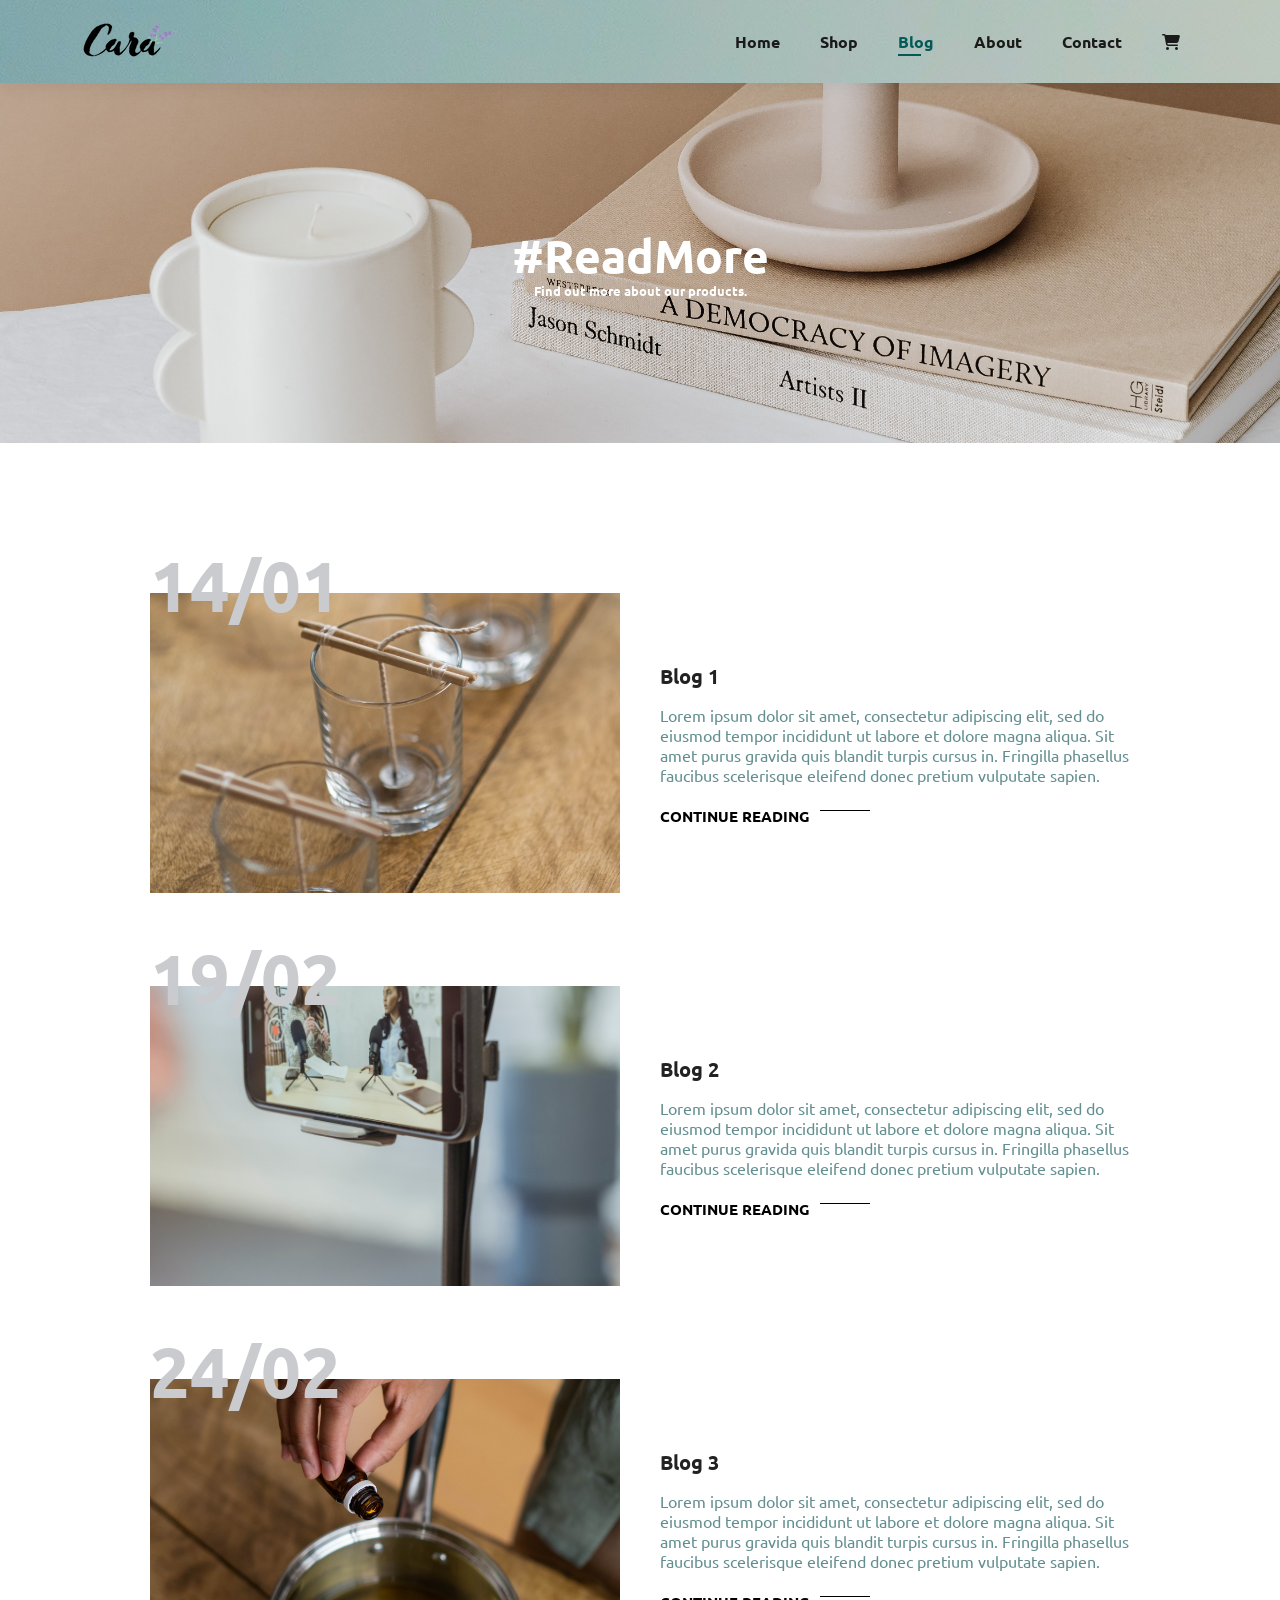
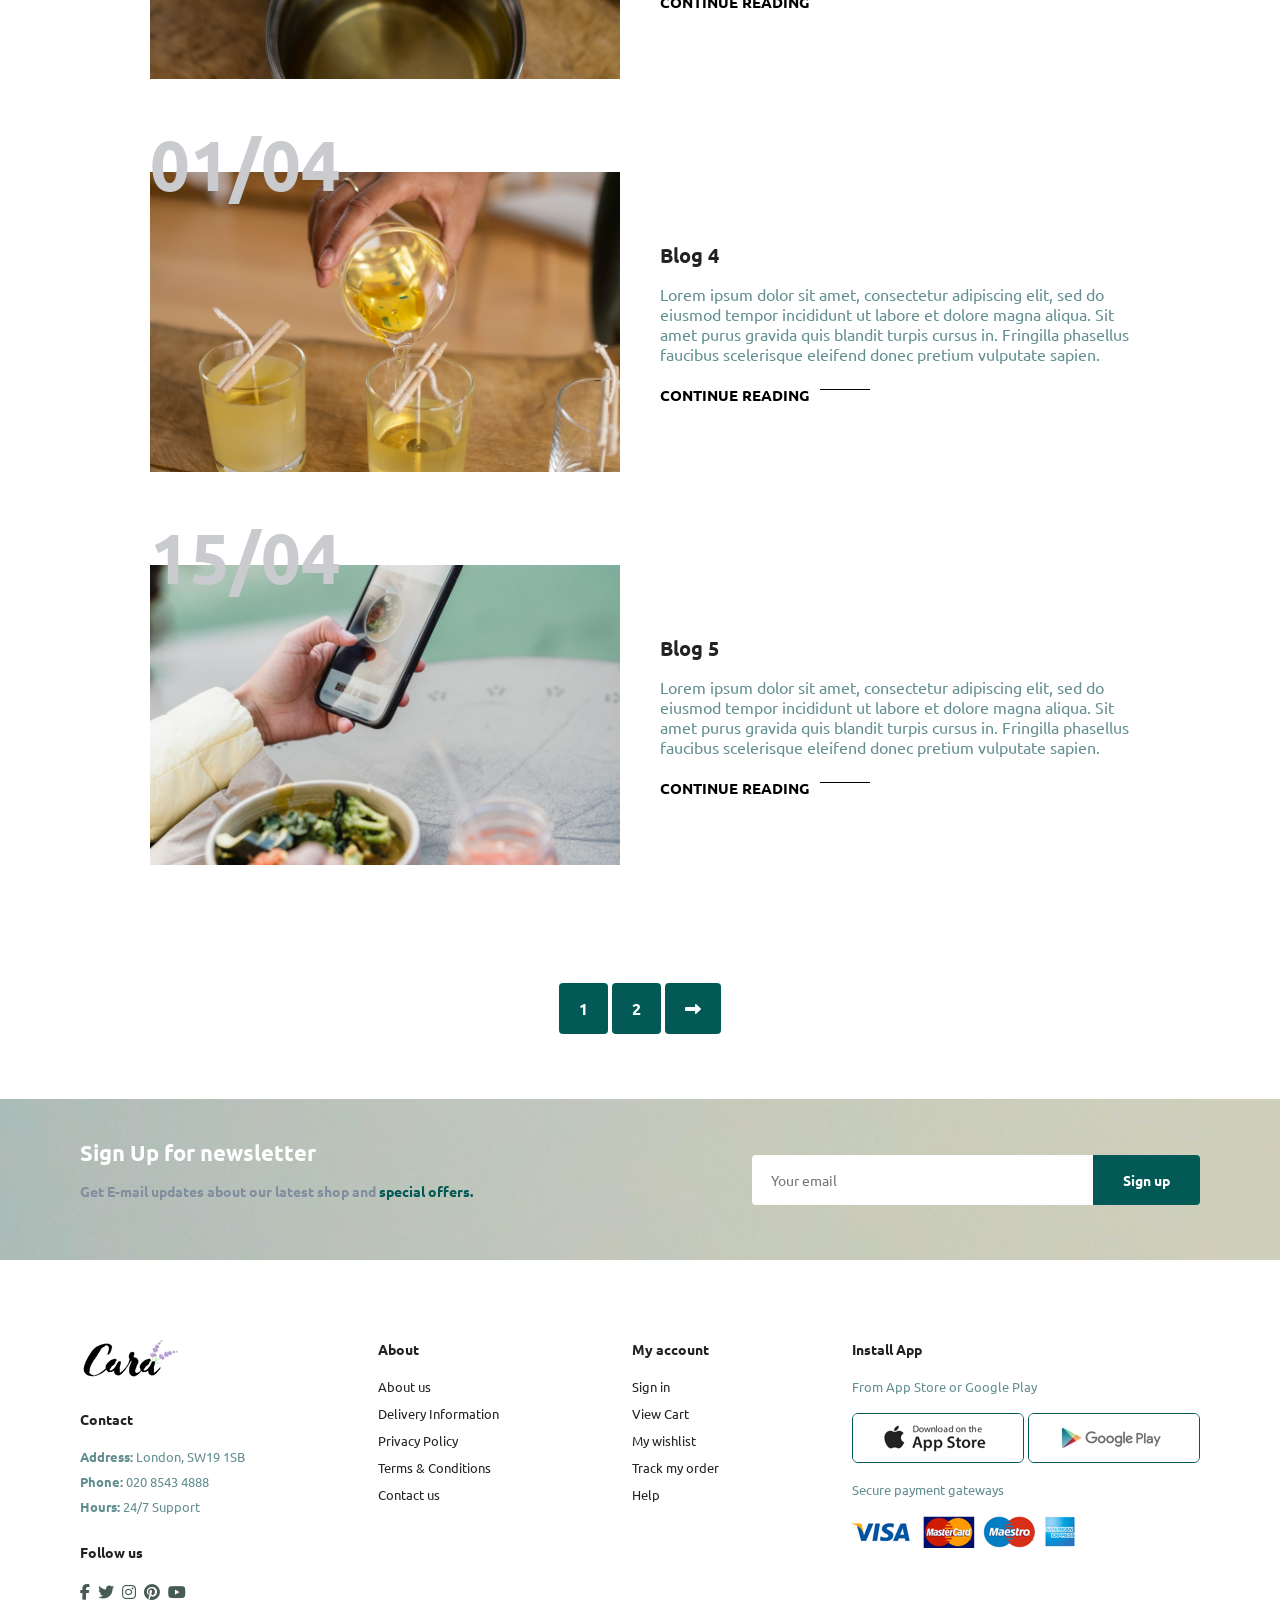
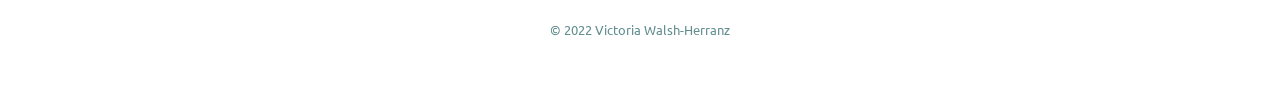
<file: blog.html>
<!DOCTYPE html>
<html lang="en">
<head>
    <meta charset="UTF-8">
    <meta http-equiv="X-UA-Compatible" content="IE=edge">
    <meta name="viewport" content="width=device-width, initial-scale=1.0">
    <title>Ecommerce-store</title>
    <link rel="preconnect" href="https://fonts.googleapis.com">
    <link rel="preconnect" href="https://fonts.gstatic.com" crossorigin>
    <link href="https://fonts.googleapis.com/css2?family=Ubuntu:wght@300;400;500;700&display=swap" rel="stylesheet">
    <link rel="stylesheet" href="style.css">
    <link rel="stylesheet" href="https://cdnjs.cloudflare.com/ajax/libs/font-awesome/6.2.0/css/all.min.css" integrity="sha512-xh6O/CkQoPOWDdYTDqeRdPCVd1SpvCA9XXcUnZS2FmJNp1coAFzvtCN9BmamE+4aHK8yyUHUSCcJHgXloTyT2A==" crossorigin="anonymous" referrerpolicy="no-referrer" />
</head>

<body>


<section id="header">
    <a href="#"><img src="img/logo.png" class="logo" alt=""></a>
  
<div>
    <ul id="navbar">
        <li><a href="index.html">Home</a></li>
        <li><a href="shop.html">Shop</a></li>
        <li><a class="active" href="blog.html">Blog</a></li>
        <li><a href="about.html">About</a></li>
        <li><a href="contact.html">Contact</a></li>
        <li id="lg-bag"><a href="cart.html"><i class="fa-solid fa-cart-shopping"></i></a></li>
        <a href="#" id="close"> <i class="fa-solid fa-square-xmark"></i> </a>
    </ul>
  </div>
  <div id="mobile">
    <a href="cart.html"><i class="fa-solid fa-cart-shopping"></i></a>
    <i id="bar" class="fas fa-outdent"></i>
  </div>

</section>

<section id="page-header" class="blog-header">
  
    <h2>#ReadMore</h2>
   
    <h5>Find out more about our products.</h5>
    

</section>

<section id="blog">
    <div class="blog-box">
        <div class="blog-img">
            <img src="img/blog/b1.jpg" alt="">
        </div>
        <div class="blog-details">
            <h4>Blog 1</h4>
            <p>Lorem ipsum dolor sit amet, consectetur adipiscing elit, sed do eiusmod tempor incididunt ut labore et dolore magna aliqua. Sit amet purus gravida quis blandit turpis cursus in. Fringilla phasellus faucibus scelerisque eleifend donec pretium vulputate sapien.</p>
            <a href="#">CONTINUE READING</a>
        </div>
        <h1>14/01</h1>
    </div>

    <div class="blog-box">
        <div class="blog-img">
            <img src="img/blog/b2.jpg" alt="">
        </div>
        <div class="blog-details">
            <h4>Blog 2</h4>
            <p>Lorem ipsum dolor sit amet, consectetur adipiscing elit, sed do eiusmod tempor incididunt ut labore et dolore magna aliqua. Sit amet purus gravida quis blandit turpis cursus in. Fringilla phasellus faucibus scelerisque eleifend donec pretium vulputate sapien.</p>
            <a href="#">CONTINUE READING</a>
        </div>
        <h1>19/02</h1>
    </div>

    <div class="blog-box">
        <div class="blog-img">
            <img src="img/blog/b5.jpg" alt="">
        </div>
        <div class="blog-details">
            <h4>Blog 3</h4>
            <p>Lorem ipsum dolor sit amet, consectetur adipiscing elit, sed do eiusmod tempor incididunt ut labore et dolore magna aliqua. Sit amet purus gravida quis blandit turpis cursus in. Fringilla phasellus faucibus scelerisque eleifend donec pretium vulputate sapien.</p>
            <a href="#">CONTINUE READING</a>
        </div>
        <h1>24/02</h1>
        
    </div>

    <div class="blog-box">
        <div class="blog-img">
            <img src="img/blog/b4.jpg" alt="">
        </div>
        <div class="blog-details">
            <h4>Blog 4</h4>
            <p>Lorem ipsum dolor sit amet, consectetur adipiscing elit, sed do eiusmod tempor incididunt ut labore et dolore magna aliqua. Sit amet purus gravida quis blandit turpis cursus in. Fringilla phasellus faucibus scelerisque eleifend donec pretium vulputate sapien.</p>
            <a href="#">CONTINUE READING</a>
        </div>
        <h1>01/04</h1>
    </div>

    <div class="blog-box">
        <div class="blog-img">
            <img src="img/blog/b3.jpg" alt="">
        </div>
        <div class="blog-details">
            <h4>Blog 5</h4>
            <p>Lorem ipsum dolor sit amet, consectetur adipiscing elit, sed do eiusmod tempor incididunt ut labore et dolore magna aliqua. Sit amet purus gravida quis blandit turpis cursus in. Fringilla phasellus faucibus scelerisque eleifend donec pretium vulputate sapien.</p>
            <a href="#">CONTINUE READING</a>
        </div>
        <h1>15/04</h1>
    </div>

</section>


<section id="pagination" class="section-p1">
  <a href="#">1</a>
  <a href="#">2</a>
  <a href="#"> <i class="fa-solid fa-right-long"></i></i> </a>
</section>


<section id="newsletter" class="section-p1 section-m1">
    <div class="newstext">
        <h4>Sign Up for newsletter</h4>
        <p>Get E-mail updates about our latest shop and <span>special offers.</span></p>
    </div>
    <div class="form">
        <input type="text" placeholder="Your email">
        <button class="normal">Sign up</button>
    </div>
</section>

<footer class="section-p1">
    <div class="col">
        <img class="logo" src="img/logo.png" alt="">
        <h4>Contact</h4>
        <p><strong>Address:</strong> London, SW19 1SB </p>
        <p><strong>Phone:</strong> 020 8543 4888</p>
        <p><strong>Hours:</strong> 24/7 Support</p>
        <div class="follow">
            <h4>Follow us</h4>
            <div class="icon">
                <i class="fa-brands fa-facebook-f"></i>
                <i class="fa-brands fa-twitter"></i>
                <i class="fa-brands fa-instagram"></i>
                <i class="fa-brands fa-pinterest"></i>
                <i class="fa-brands fa-youtube"></i>
            </div>
        </div>
    </div>
    <div class="col">
        <h4>About</h4>
        <a href="#">About us</a>
        <a href="#">Delivery Information</a>
        <a href="#">Privacy Policy</a>
        <a href="#">Terms & Conditions</a>
        <a href="#">Contact us</a>
    
    </div>
    <div class="col">
        <h4>My account</h4>
        <a href="#">Sign in</a>
        <a href="#">View Cart</a>
        <a href="#">My wishlist</a>
        <a href="#">Track my order</a>
        <a href="#">Help</a>
    </div>
    <div class="col install">
        <h4>Install App</h4>
        <p>From App Store or Google Play</p>
        <div class="row">
            <img src="img/pay/app.jpg" alt="">
            <img src="img/pay/play.jpg" alt="">
        </div>
        <p>Secure payment gateways</p>
        <img src="img/pay/pay.png" alt="">
    </div>

 <div class="copyright">
    <p> © 2022 Victoria Walsh-Herranz</p>
 </div>
</footer>



<script src="script.js"></script>
</body>
</html>
</file>
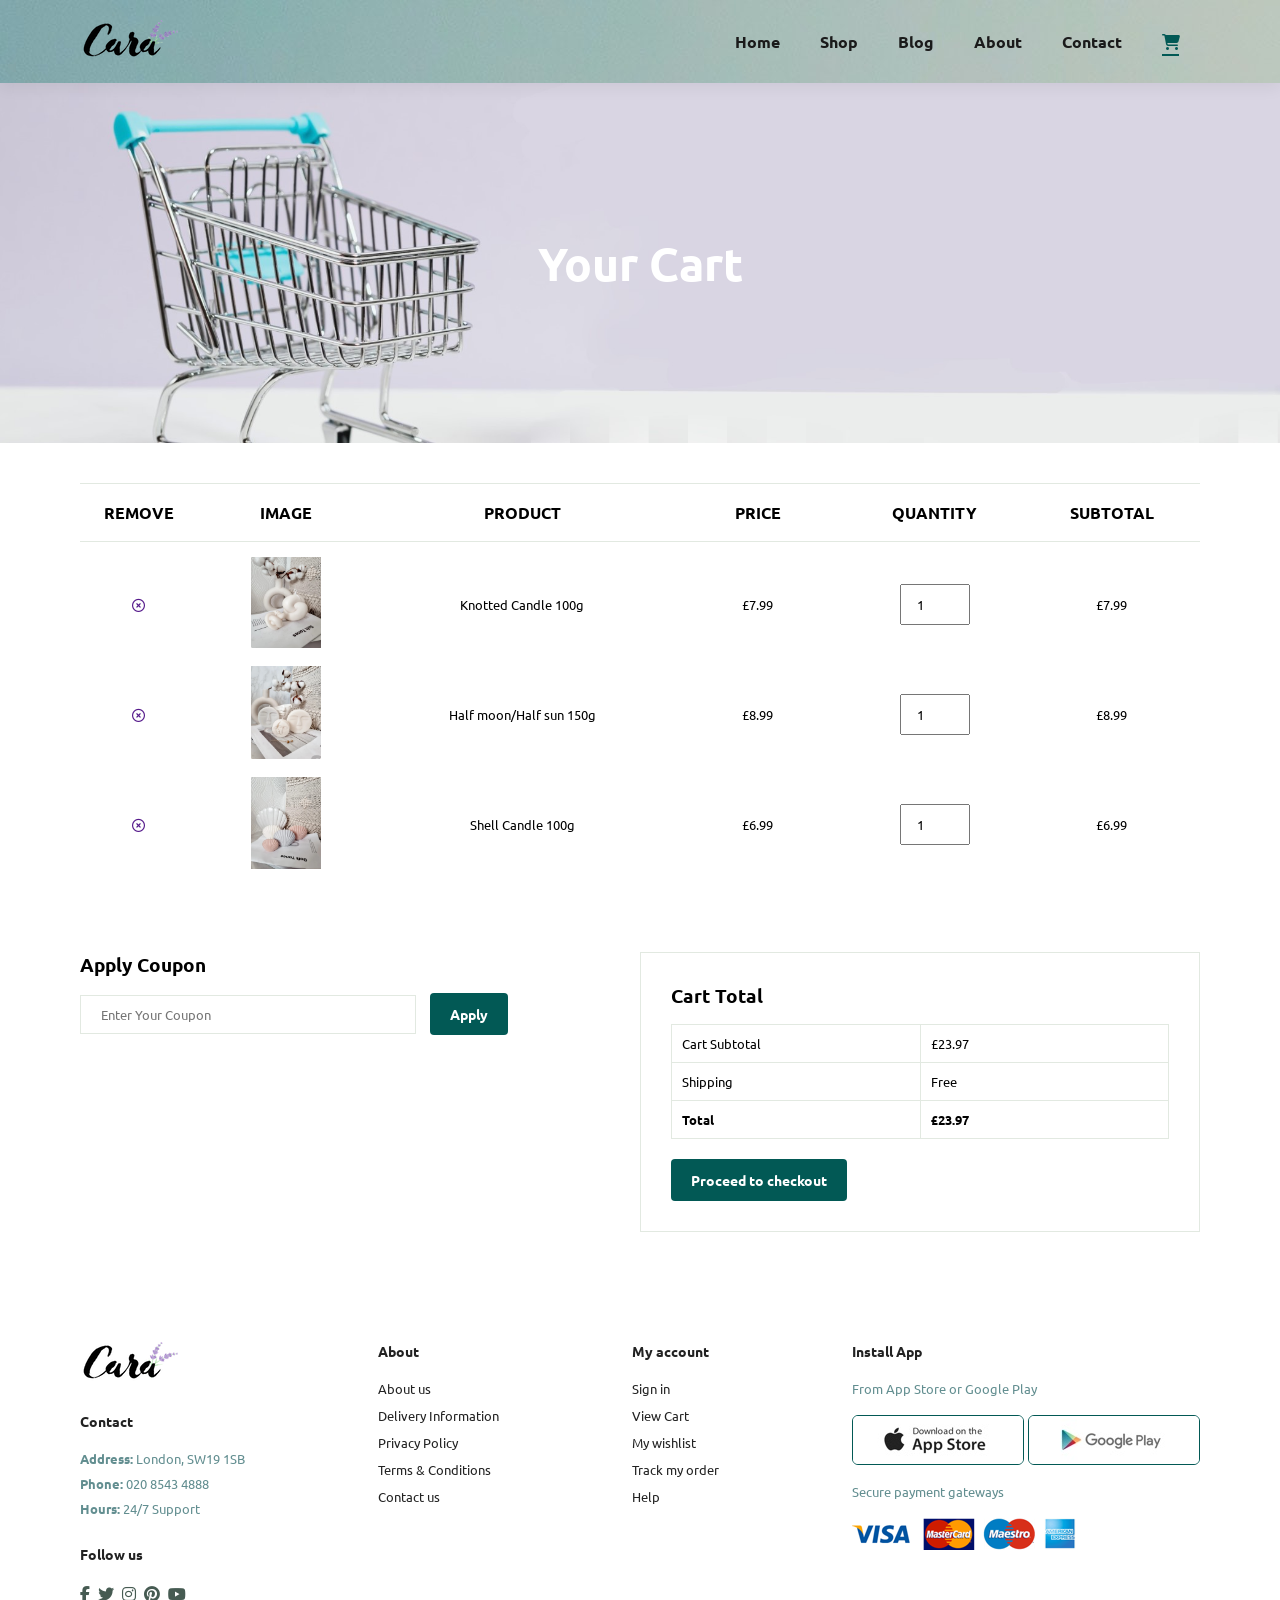
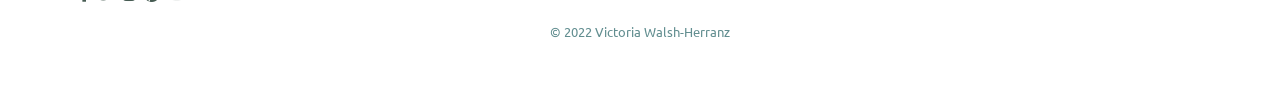
<file: cart.html>
<!DOCTYPE html>
<html lang="en">
<head>
    <meta charset="UTF-8">
    <meta http-equiv="X-UA-Compatible" content="IE=edge">
    <meta name="viewport" content="width=device-width, initial-scale=1.0">
    <title>Ecommerce-store</title>
    <link rel="preconnect" href="https://fonts.googleapis.com">
    <link rel="preconnect" href="https://fonts.gstatic.com" crossorigin>
    <link href="https://fonts.googleapis.com/css2?family=Ubuntu:wght@300;400;500;700&display=swap" rel="stylesheet">
    <link rel="stylesheet" href="style.css">
    <link rel="stylesheet" href="https://cdnjs.cloudflare.com/ajax/libs/font-awesome/6.2.0/css/all.min.css" integrity="sha512-xh6O/CkQoPOWDdYTDqeRdPCVd1SpvCA9XXcUnZS2FmJNp1coAFzvtCN9BmamE+4aHK8yyUHUSCcJHgXloTyT2A==" crossorigin="anonymous" referrerpolicy="no-referrer" />
</head>

<body>


<section id="header">
    <a href="#"><img src="img/logo.png" class="logo" alt=""></a>
  
<div>
    <ul id="navbar">
        <li><a href="index.html">Home</a></li>
        <li><a href="shop.html">Shop</a></li>
        <li><a href="blog.html">Blog</a></li>
        <li><a href="about.html">About</a></li>
        <li><a href="contact.html">Contact</a></li>
        <li id="lg-bag"><a class="active"  href="cart.html"><i class="fa-solid fa-cart-shopping"></i></a></li>
        <a href="#" id="close"> <i class="fa-solid fa-square-xmark"></i> </a>
    </ul>
  </div>
  <div id="mobile">
    <a href="cart.html"><i class="fa-solid fa-cart-shopping"></i></a>
    <i id="bar" class="fas fa-outdent"></i>
  </div>

</section>

<section id="page-header" class="cart-header">
  
    <h2>Your Cart</h2> 

</section>

<section id="cart" class="section-p1">
    <table width="100%">
        <thead>
            <tr>
                <td>Remove</td>
                <td>Image</td>
                <td>Product</td>
                <td>Price</td>
                <td>Quantity</td>
                <td>Subtotal</td>
            </tr>
        </thead>

        <tbody>
            <tr>
                <td><a href=""><i class="fa-regular fa-circle-xmark"></i></a></td>
                <td><img src="img/products/f1.jpg" alt=""></td>
                <td>Knotted Candle 100g</td>
                <td>£7.99</td>
                <td><input type="number" value="1"></td>
                <td>£7.99</td>

            </tr>
            <tr>
                <td><a href=""><i class="fa-regular fa-circle-xmark"></i></a></td>
                <td><img src="img/products/f2.jpg" alt=""></td>
                <td>Half moon/Half sun 150g</td>
                <td>£8.99</td>
                <td><input type="number" value="1"></td>
                <td>£8.99</td>

            </tr>
            <tr>
                <td><a href=""><i class="fa-regular fa-circle-xmark"></i></a></td>
                <td><img src="img/products/f7.jpg" alt=""></td>
                <td>Shell Candle 100g</td>
                <td>£6.99</td>
                <td><input type="number" value="1"></td>
                <td>£6.99</td>

            </tr>
        </tbody>
    </table>







</section>

<section id="cart-add" class="section-p1">
  <div id="coupon">
    <h3>Apply Coupon</h3>
    <div>
        <input type="text" placeholder="Enter Your Coupon">
        <button class="normal">Apply</button>
    </div>
  </div>  
  <div id="subtotal">
    <h3>Cart Total</h3>
    <table>
        <tr>
            <td>Cart Subtotal</td>
            <td>£23.97</td>
        </tr>
        <tr>
            <td>Shipping</td>
            <td>Free</td>
        </tr>
        <tr>
            <td><strong>Total</strong></td>
            <td><strong>£23.97</strong></td>
        </tr>
    </table>
    <button class="normal">Proceed to checkout</button>
  </div>

</section>

<footer class="section-p1">
    <div class="col">
        <img class="logo" src="img/logo.png" alt="">
        <h4>Contact</h4>
        <p><strong>Address:</strong> London, SW19 1SB </p>
        <p><strong>Phone:</strong> 020 8543 4888</p>
        <p><strong>Hours:</strong> 24/7 Support</p>
        <div class="follow">
            <h4>Follow us</h4>
            <div class="icon">
                <i class="fa-brands fa-facebook-f"></i>
                <i class="fa-brands fa-twitter"></i>
                <i class="fa-brands fa-instagram"></i>
                <i class="fa-brands fa-pinterest"></i>
                <i class="fa-brands fa-youtube"></i>
            </div>
        </div>
    </div>
    <div class="col">
        <h4>About</h4>
        <a href="#">About us</a>
        <a href="#">Delivery Information</a>
        <a href="#">Privacy Policy</a>
        <a href="#">Terms & Conditions</a>
        <a href="#">Contact us</a>
    
    </div>
    <div class="col">
        <h4>My account</h4>
        <a href="#">Sign in</a>
        <a href="#">View Cart</a>
        <a href="#">My wishlist</a>
        <a href="#">Track my order</a>
        <a href="#">Help</a>
    </div>
    <div class="col install">
        <h4>Install App</h4>
        <p>From App Store or Google Play</p>
        <div class="row">
            <img src="img/pay/app.jpg" alt="">
            <img src="img/pay/play.jpg" alt="">
        </div>
        <p>Secure payment gateways</p>
        <img src="img/pay/pay.png" alt="">
    </div>

 <div class="copyright">
    <p> © 2022 Victoria Walsh-Herranz</p>
 </div>
</footer>



<script src="script.js"></script>
</body>


</html>
</file>
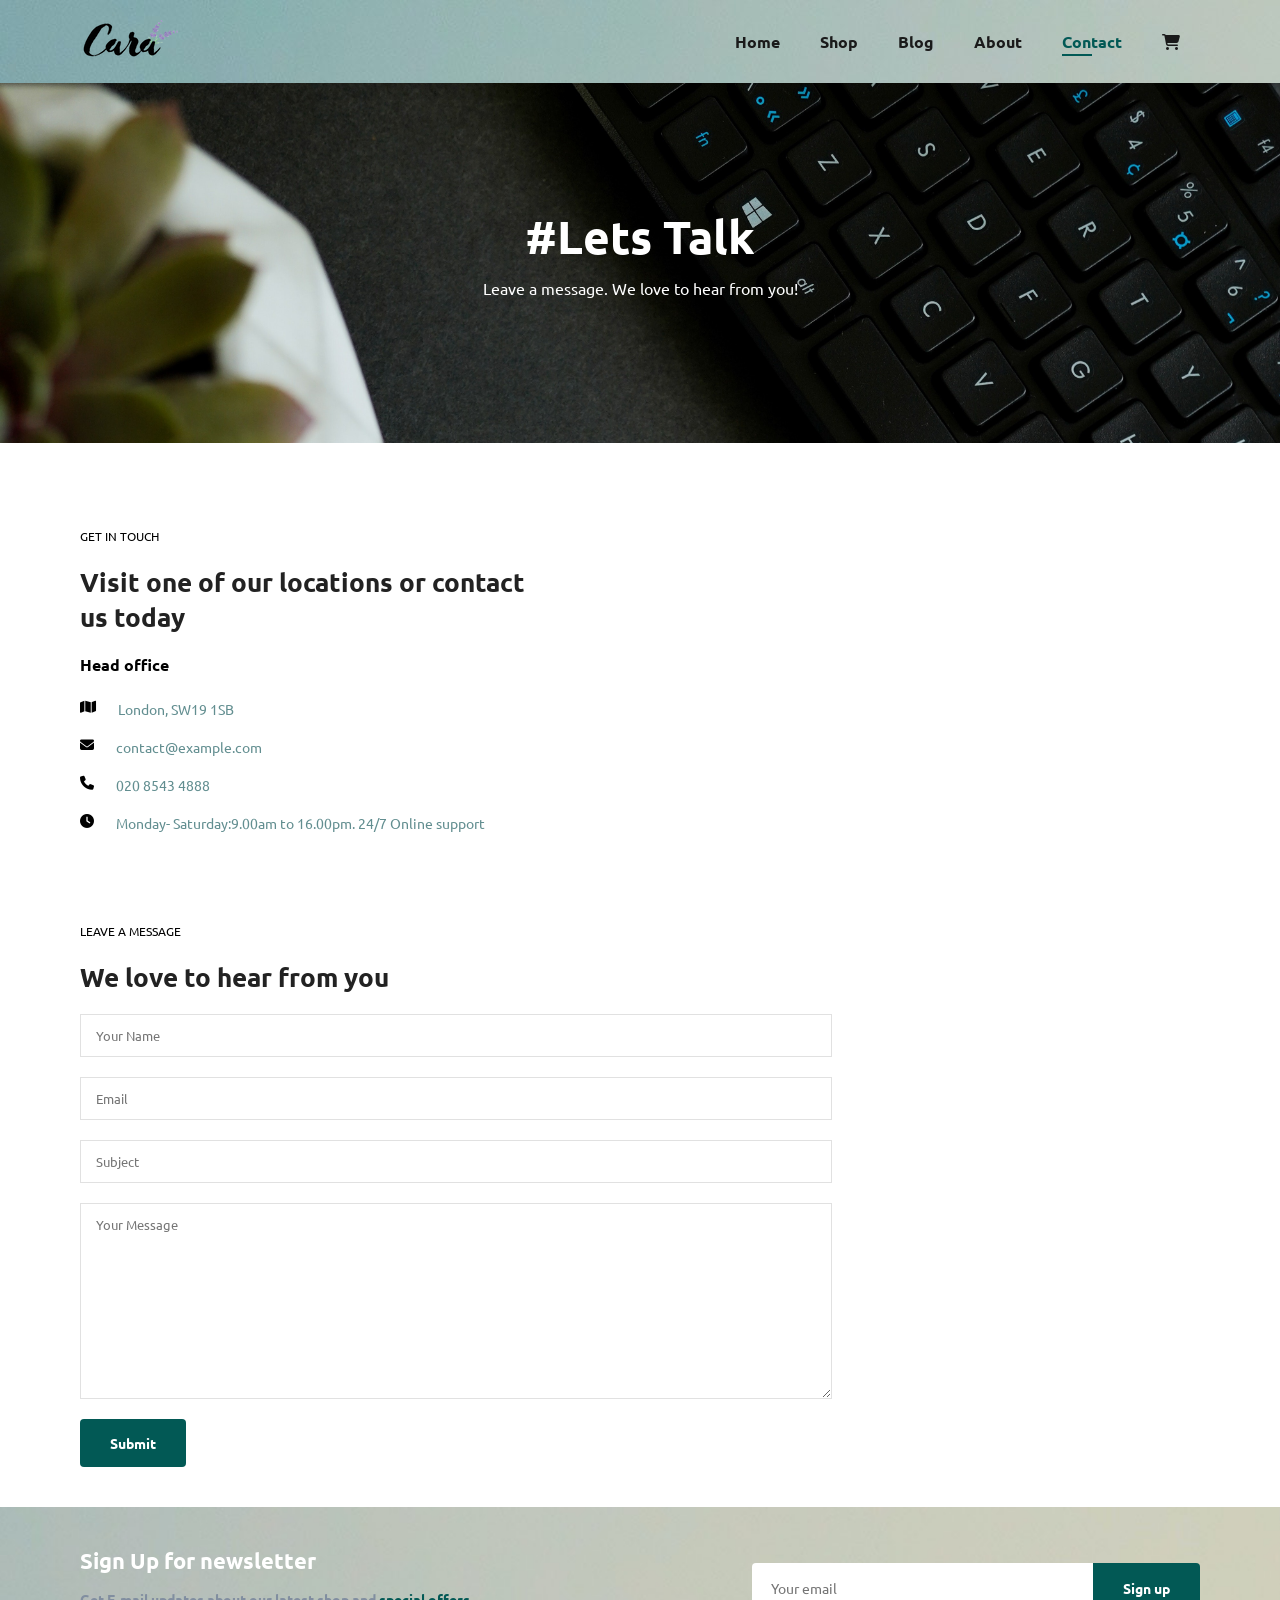
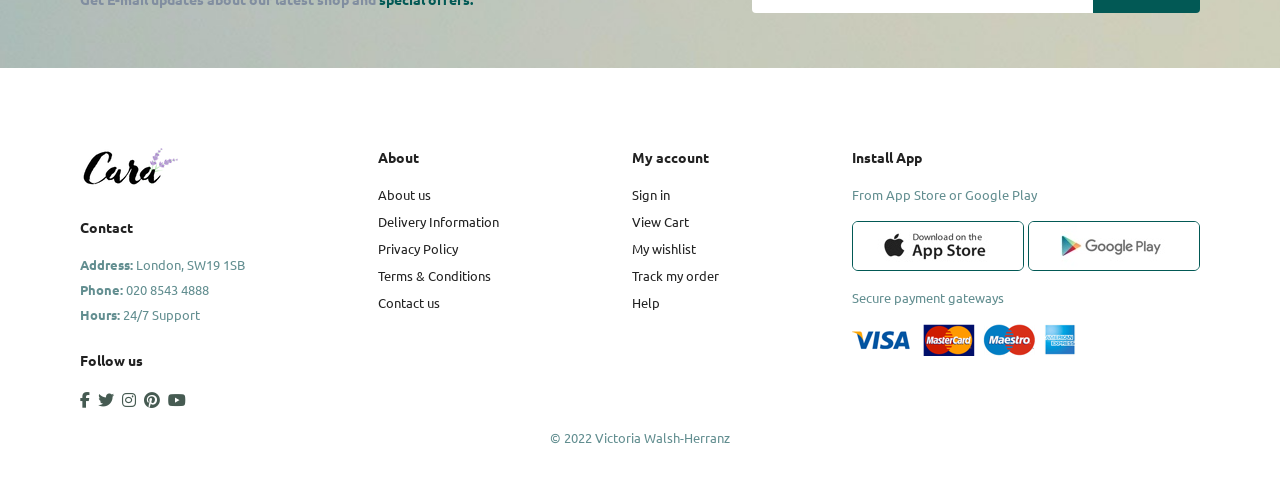
<file: contact.html>
<!DOCTYPE html>
<html lang="en">
<head>
    <meta charset="UTF-8">
    <meta http-equiv="X-UA-Compatible" content="IE=edge">
    <meta name="viewport" content="width=device-width, initial-scale=1.0">
    <title>Ecommerce-store</title>
    <link rel="preconnect" href="https://fonts.googleapis.com">
    <link rel="preconnect" href="https://fonts.gstatic.com" crossorigin>
    <link href="https://fonts.googleapis.com/css2?family=Ubuntu:wght@300;400;500;700&display=swap" rel="stylesheet">
    <link rel="stylesheet" href="style.css">
    <link rel="stylesheet" href="https://cdnjs.cloudflare.com/ajax/libs/font-awesome/6.2.0/css/all.min.css" integrity="sha512-xh6O/CkQoPOWDdYTDqeRdPCVd1SpvCA9XXcUnZS2FmJNp1coAFzvtCN9BmamE+4aHK8yyUHUSCcJHgXloTyT2A==" crossorigin="anonymous" referrerpolicy="no-referrer" />
</head>

<body>


<section id="header">
    <a href="#"><img src="img/logo.png" class="logo" alt=""></a>
  
<div>
    <ul id="navbar">
        <li><a href="index.html">Home</a></li>
        <li><a href="shop.html">Shop</a></li>
        <li><a href="blog.html">Blog</a></li>
        <li><a href="about.html">About</a></li>
        <li><a class="active" href="contact.html">Contact</a></li>
        <li id="lg-bag"><a href="cart.html"><i class="fa-solid fa-cart-shopping"></i></a></li>
        <a href="#" id="close"> <i class="fa-solid fa-square-xmark"></i> </a>
    </ul>
  </div>
  <div id="mobile">
    <a href="cart.html"><i class="fa-solid fa-cart-shopping"></i></a>
    <i id="bar" class="fas fa-outdent"></i>
  </div>

</section>

<section id="page-header" class="contact-header">
  
    <h2>#Lets Talk</h2>
   
    <p>Leave a message. We love to hear from you!</p>
    

</section>

<section id="contact-details" class="section-p1">
    <div class="details">
        <span>GET IN TOUCH </span>
        <h2>Visit one of our locations or contact us today</h2>
        <h3>Head office</h3>
        <div>
            <li>
               <i class="fa-solid fa-map"></i>
                <p>London, SW19 1SB </p>
            </li>
            <li>
                <i class="fa-solid fa-envelope"></i>
                 <p>contact@example.com</p>
             </li>
             <li>
                <i class="fa-solid fa-phone"></i>
                 <p> 020 8543 4888</p>
             </li>
             <li>
                <i class="fa-solid fa-clock"></i>
                 <p> Monday- Saturday:9.00am to 16.00pm. 24/7 Online support</p>
             </li>
        </div>
    </div>
    <div class="map">
        <iframe src="https://www.google.com/maps/embed?pb=!1m18!1m12!1m3!1d2488.1007650322044!2d-0.19449634999999998!3d51.4195756!2m3!1f0!2f0!3f0!3m2!1i1024!2i768!4f13.1!3m3!1m2!1s0x487608a5f27a68d9%3A0xa4b4e00484eef44e!2sThe%20Broadway%2C%20London%20SW19%201SB!5e0!3m2!1sen!2suk!4v1668880831665!5m2!1sen!2suk" width="600" height="450" style="border:0;" allowfullscreen="" loading="lazy" referrerpolicy="no-referrer-when-downgrade"></iframe>
    </div>


</section>

<section id="form-details">
    <form action="">
        <span>LEAVE A MESSAGE</span>
        <h2>We love to hear from you</h2>
        <input type="text" placeholder="Your Name">
        <input type="text" placeholder="Email">
        <input type="text" placeholder="Subject">
        <textarea name="" id="" cols="30" rows="10" placeholder="Your Message"></textarea>
        <button class="normal">Submit</button>
  
    </form>

</section>
   
<section id="newsletter" class="section-p1 section-m1">
    <div class="newstext">
        <h4>Sign Up for newsletter</h4>
        <p>Get E-mail updates about our latest shop and <span>special offers.</span></p>
    </div>
    <div class="form">
        <input type="text" placeholder="Your email">
        <button class="normal">Sign up</button>
    </div>
</section>

<footer class="section-p1">
    <div class="col">
        <img class="logo" src="img/logo.png" alt="">
        <h4>Contact</h4>
        <p><strong>Address:</strong> London, SW19 1SB </p>
        <p><strong>Phone:</strong> 020 8543 4888</p>
        <p><strong>Hours:</strong> 24/7 Support</p>
        <div class="follow">
            <h4>Follow us</h4>
            <div class="icon">
                <i class="fa-brands fa-facebook-f"></i>
                <i class="fa-brands fa-twitter"></i>
                <i class="fa-brands fa-instagram"></i>
                <i class="fa-brands fa-pinterest"></i>
                <i class="fa-brands fa-youtube"></i>
            </div>
        </div>
    </div>
    <div class="col">
        <h4>About</h4>
        <a href="#">About us</a>
        <a href="#">Delivery Information</a>
        <a href="#">Privacy Policy</a>
        <a href="#">Terms & Conditions</a>
        <a href="#">Contact us</a>
    
    </div>
    <div class="col">
        <h4>My account</h4>
        <a href="#">Sign in</a>
        <a href="#">View Cart</a>
        <a href="#">My wishlist</a>
        <a href="#">Track my order</a>
        <a href="#">Help</a>
    </div>
    <div class="col install">
        <h4>Install App</h4>
        <p>From App Store or Google Play</p>
        <div class="row">
            <img src="img/pay/app.jpg" alt="">
            <img src="img/pay/play.jpg" alt="">
        </div>
        <p>Secure payment gateways</p>
        <img src="img/pay/pay.png" alt="">
    </div>

 <div class="copyright">
    <p> © 2022 Victoria Walsh-Herranz</p>
 </div>
</footer>



<script src="script.js"></script>
</body>


</html>
</file>
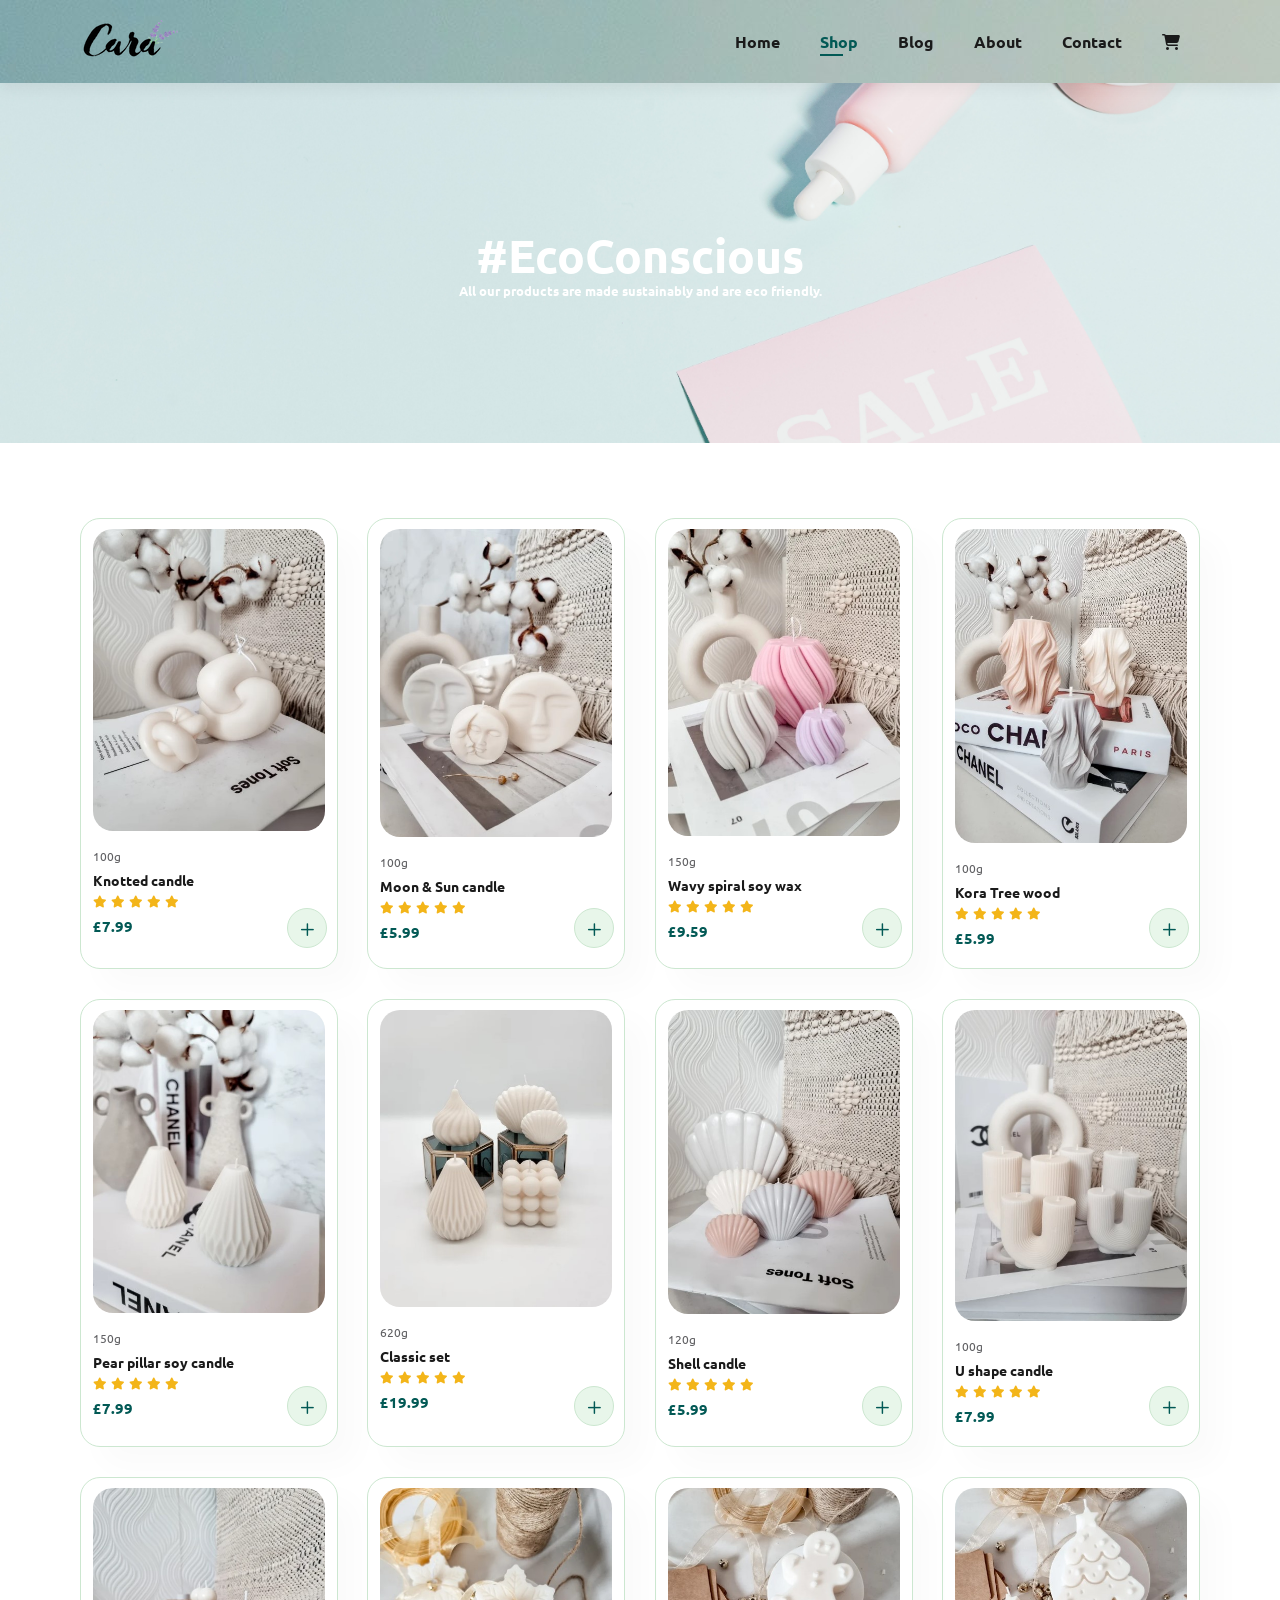
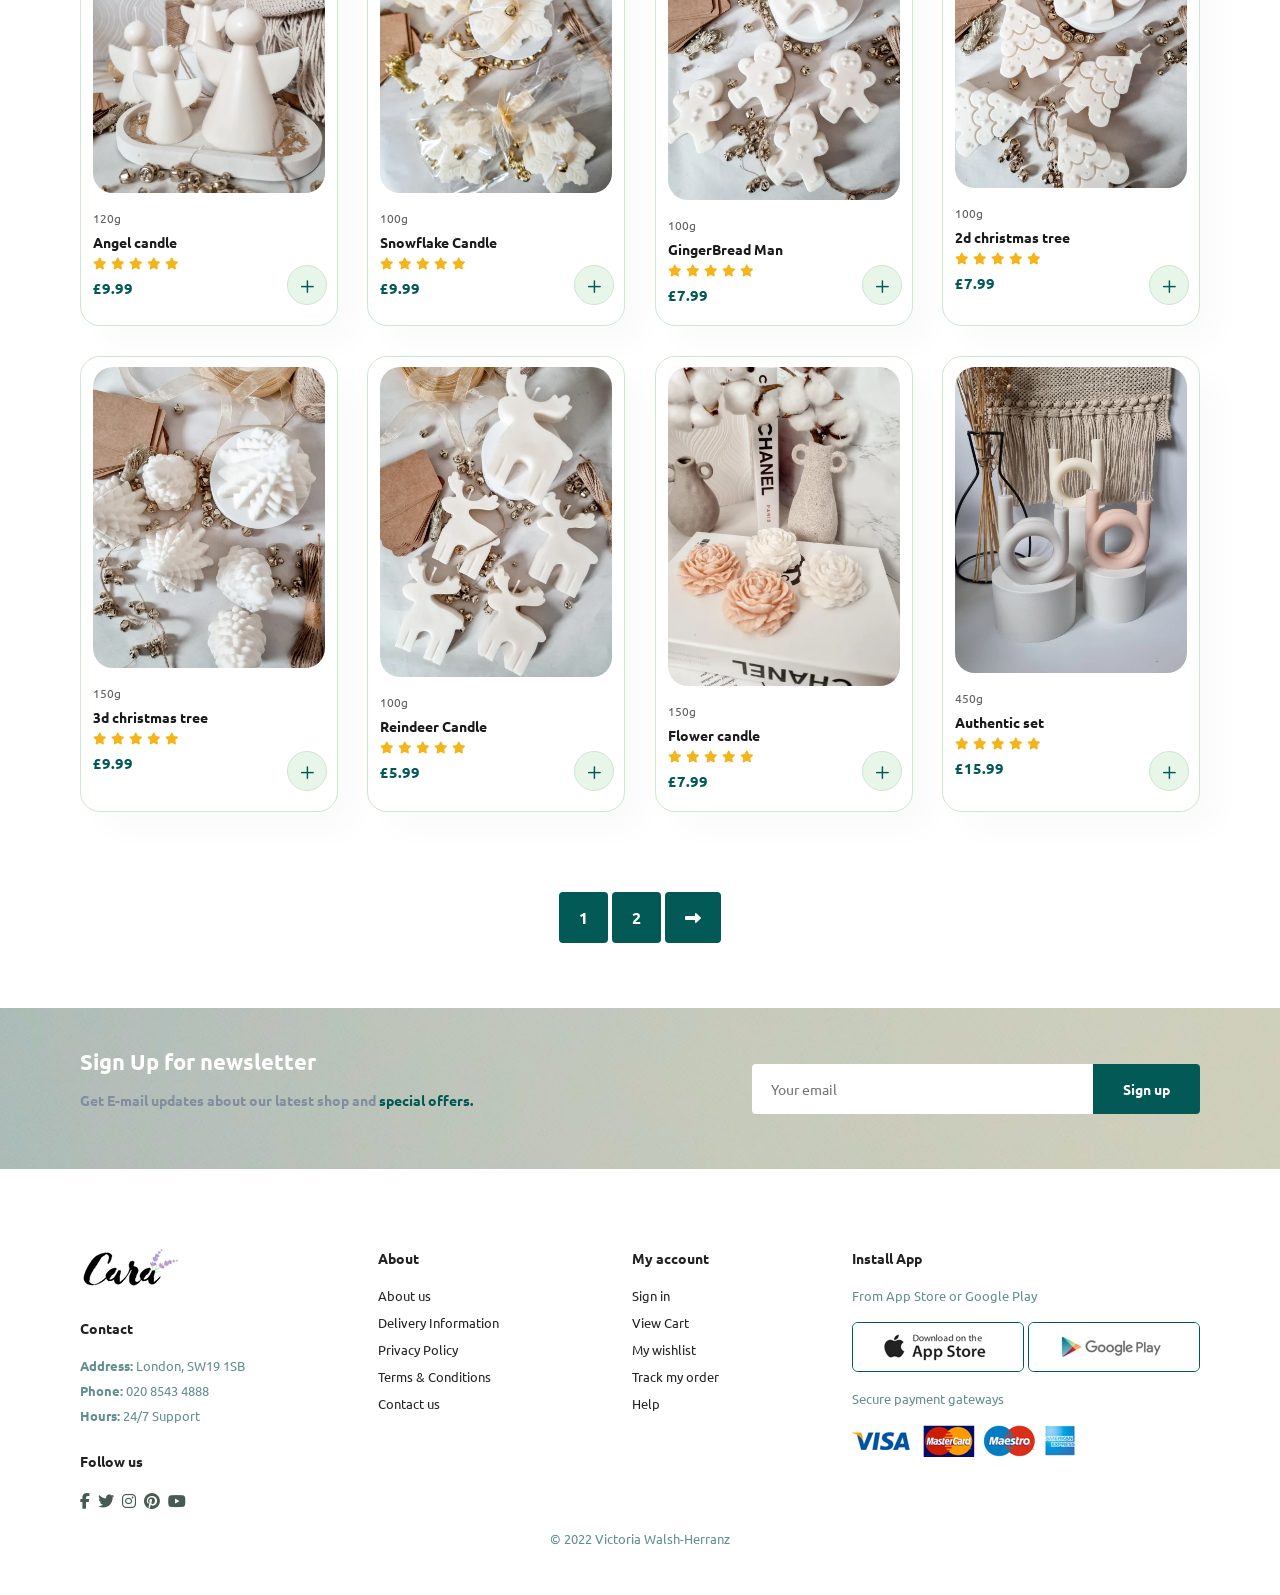
<file: shop.html>
<!DOCTYPE html>
<html lang="en">
<head>
    <meta charset="UTF-8">
    <meta http-equiv="X-UA-Compatible" content="IE=edge">
    <meta name="viewport" content="width=device-width, initial-scale=1.0">
    <title>Ecommerce-store</title>
    <link rel="preconnect" href="https://fonts.googleapis.com">
    <link rel="preconnect" href="https://fonts.gstatic.com" crossorigin>
    <link href="https://fonts.googleapis.com/css2?family=Ubuntu:wght@300;400;500;700&display=swap" rel="stylesheet">
    <link rel="stylesheet" href="style.css">
    <link rel="stylesheet" href="https://cdnjs.cloudflare.com/ajax/libs/font-awesome/6.2.0/css/all.min.css" integrity="sha512-xh6O/CkQoPOWDdYTDqeRdPCVd1SpvCA9XXcUnZS2FmJNp1coAFzvtCN9BmamE+4aHK8yyUHUSCcJHgXloTyT2A==" crossorigin="anonymous" referrerpolicy="no-referrer" />
</head>

<body>


<section id="header">
    <a href="#"><img src="img/logo.png" class="logo" alt=""></a>
  
<div>
    <ul id="navbar">
        <li><a href="index.html">Home</a></li>
        <li><a class="active" href="shop.html">Shop</a></li>
        <li><a href="blog.html">Blog</a></li>
        <li><a href="about.html">About</a></li>
        <li><a href="contact.html">Contact</a></li>
        <li id="lg-bag"><a href="cart.html"><i class="fa-solid fa-cart-shopping"></i></a></li>
        <a href="#" id="close"> <i class="fa-solid fa-square-xmark"></i> </a>
    </ul>
  </div>
  <div id="mobile">
    <a href="cart.html"><i class="fa-solid fa-cart-shopping"></i></a>
    <i id="bar" class="fas fa-outdent"></i>
  </div>

</section>

<section id="page-header">
  
    <h2>#EcoConscious</h2>
   
    <h5>All our products are made sustainably and are eco friendly.</h5>
    

</section>

<section id="product1" class="section-p1">
  <div class="pro-container">
    <div class="pro" onclick="window.location.href='sproduct.html';">
        <img src="img/products/f1.jpg" alt="">
        <div class="des">
            <span>100g</span>
            <h5>Knotted candle</h5>
            <div class="star">
                <i class="fas fa-star"></i>
                <i class="fas fa-star"></i>
                <i class="fas fa-star"></i>
                <i class="fas fa-star"></i>
                <i class="fas fa-star"></i>
            </div>
            <h4>£7.99</h4>
        </div>
        <a href="#"><i class="fa-solid fa-plus cart"></i></a>
    </div>
    <div class="pro">
        <img src="img/products/f2.jpg" alt="">
        <div class="des">
            <span>100g</span>
            <h5>Moon & Sun candle</h5>
            <div class="star">
                <i class="fas fa-star"></i>
                <i class="fas fa-star"></i>
                <i class="fas fa-star"></i>
                <i class="fas fa-star"></i>
                <i class="fas fa-star"></i>
            </div>
            <h4>£5.99</h4>
        </div>
        <a href="#"><i class="fa-solid fa-plus cart"></i></a>
    </div>
    <div class="pro">
        <img src="img/products/f3.jpg" alt="">
        <div class="des">
            <span>150g</span>
            <h5>Wavy spiral soy wax</h5>
            <div class="star">
                <i class="fas fa-star"></i>
                <i class="fas fa-star"></i>
                <i class="fas fa-star"></i>
                <i class="fas fa-star"></i>
                <i class="fas fa-star"></i>
            </div>
            <h4>£9.59</h4>
        </div>
        <a href="#"><i class="fa-solid fa-plus cart"></i></a>
    </div>
    <div class="pro">
        <img src="img/products/f4.jpg" alt="">
        <div class="des">
            <span>100g</span>
            <h5>Kora Tree wood</h5>
            <div class="star">
                <i class="fas fa-star"></i>
                <i class="fas fa-star"></i>
                <i class="fas fa-star"></i>
                <i class="fas fa-star"></i>
                <i class="fas fa-star"></i>
            </div>
            <h4>£5.99</h4>
        </div>
        <a href="#"><i class="fa-solid fa-plus cart"></i></a>
    </div>
    <div class="pro">
        <img src="img/products/f5.jpg" alt="">
        <div class="des">
            <span>150g</span>
            <h5>Pear pillar soy candle</h5>
            <div class="star">
                <i class="fas fa-star"></i>
                <i class="fas fa-star"></i>
                <i class="fas fa-star"></i>
                <i class="fas fa-star"></i>
                <i class="fas fa-star"></i>
            </div>
            <h4>£7.99</h4>
        </div>
        <a href="#"><i class="fa-solid fa-plus cart"></i></a>
    </div>
    <div class="pro">
        <img src="img/products/f6.jpg" alt="">
        <div class="des">
            <span>620g</span>
            <h5>Classic set</h5>
            <div class="star">
                <i class="fas fa-star"></i>
                <i class="fas fa-star"></i>
                <i class="fas fa-star"></i>
                <i class="fas fa-star"></i>
                <i class="fas fa-star"></i>
            </div>
            <h4>£19.99</h4>
        </div>
        <a href="#"><i class="fa-solid fa-plus cart"></i></a>
    </div>
    <div class="pro">
        <img src="img/products/f7.jpg" alt="">
        <div class="des">
            <span>120g</span>
            <h5>Shell candle</h5>
            <div class="star">
                <i class="fas fa-star"></i>
                <i class="fas fa-star"></i>
                <i class="fas fa-star"></i>
                <i class="fas fa-star"></i>
                <i class="fas fa-star"></i>
            </div>
            <h4>£5.99</h4>
        </div>
        <a href="#"><i class="fa-solid fa-plus cart"></i></a>
    </div>
    <div class="pro">
        <img src="img/products/f8.jpg" alt="">
        <div class="des">
            <span>100g</span>
            <h5>U shape candle</h5>
            <div class="star">
                <i class="fas fa-star"></i>
                <i class="fas fa-star"></i>
                <i class="fas fa-star"></i>
                <i class="fas fa-star"></i>
                <i class="fas fa-star"></i>
            </div>
            <h4>£7.99</h4>
        </div>
        <a href="#"><i class="fa-solid fa-plus cart"></i></a>
    </div>
    
    <div class="pro">
          <img src="img/products/n1.jpg" alt="">
          <div class="des">
              <span>120g</span>
              <h5>Angel candle</h5>
              <div class="star">
                  <i class="fas fa-star"></i>
                  <i class="fas fa-star"></i>
                  <i class="fas fa-star"></i>
                  <i class="fas fa-star"></i>
                  <i class="fas fa-star"></i>
              </div>
              <h4>£9.99</h4>
          </div>
          <a href="#"><i class="fa-solid fa-plus cart"></i></a>
      </div>
      <div class="pro">
          <img src="img/products/n2.jpg" alt="">
          <div class="des">
              <span>100g</span>
              <h5>Snowflake Candle</h5>
              <div class="star">
                  <i class="fas fa-star"></i>
                  <i class="fas fa-star"></i>
                  <i class="fas fa-star"></i>
                  <i class="fas fa-star"></i>
                  <i class="fas fa-star"></i>
              </div>
              <h4>£9.99</h4>
          </div>
          <a href="#"><i class="fa-solid fa-plus cart"></i></a>
      </div>
      <div class="pro">
          <img src="img/products/n3.jpg" alt="">
          <div class="des">
              <span>100g</span>
              <h5>GingerBread Man</h5>
              <div class="star">
                  <i class="fas fa-star"></i>
                  <i class="fas fa-star"></i>
                  <i class="fas fa-star"></i>
                  <i class="fas fa-star"></i>
                  <i class="fas fa-star"></i>
              </div>
              <h4>£7.99</h4>
          </div>
          <a href="#"><i class="fa-solid fa-plus cart"></i></a>
      </div>
      <div class="pro">
          <img src="img/products/n4.jpg" alt="">
          <div class="des">
              <span>100g</span>
              <h5>2d christmas tree</h5>
              <div class="star">
                  <i class="fas fa-star"></i>
                  <i class="fas fa-star"></i>
                  <i class="fas fa-star"></i>
                  <i class="fas fa-star"></i>
                  <i class="fas fa-star"></i>
              </div>
              <h4>£7.99</h4>
          </div>
          <a href="#"><i class="fa-solid fa-plus cart"></i></a>
      </div>
      <div class="pro">
          <img src="img/products/n5.jpg" alt="">
          <div class="des">
              <span>150g</span>
              <h5>3d christmas tree</h5>
              <div class="star">
                  <i class="fas fa-star"></i>
                  <i class="fas fa-star"></i>
                  <i class="fas fa-star"></i>
                  <i class="fas fa-star"></i>
                  <i class="fas fa-star"></i>
              </div>
              <h4>£9.99</h4>
          </div>
          <a href="#"><i class="fa-solid fa-plus cart"></i></a>
      </div>
      <div class="pro">
          <img src="img/products/n6.jpg" alt="">
          <div class="des">
              <span>100g</span>
              <h5>Reindeer Candle</h5>
              <div class="star">
                  <i class="fas fa-star"></i>
                  <i class="fas fa-star"></i>
                  <i class="fas fa-star"></i>
                  <i class="fas fa-star"></i>
                  <i class="fas fa-star"></i>
              </div>
              <h4>£5.99</h4>
          </div>
          <a href="#"><i class="fa-solid fa-plus cart"></i></a>
      </div>
      <div class="pro">
          <img src="img/products/n7.jpg" alt="">
          <div class="des">
              <span>150g</span>
              <h5>Flower candle</h5>
              <div class="star">
                  <i class="fas fa-star"></i>
                  <i class="fas fa-star"></i>
                  <i class="fas fa-star"></i>
                  <i class="fas fa-star"></i>
                  <i class="fas fa-star"></i>
              </div>
              <h4>£7.99</h4>
          </div>
          <a href="#"><i class="fa-solid fa-plus cart"></i></a>
      </div>
      <div class="pro">
          <img src="img/products/n8.jpg" alt="">
          <div class="des">
              <span>450g</span>
              <h5>Authentic set</h5>
              <div class="star">
                  <i class="fas fa-star"></i>
                  <i class="fas fa-star"></i>
                  <i class="fas fa-star"></i>
                  <i class="fas fa-star"></i>
                  <i class="fas fa-star"></i>
              </div>
              <h4>£15.99</h4>
          </div>
          <a href="#"><i class="fa-solid fa-plus cart"></i></a>
      </div>
  
  
    </div>
  </section>

<section id="pagination" class="section-p1">
  <a href="#">1</a>
  <a href="#">2</a>
  <a href="#"> <i class="fa-solid fa-right-long"></i></i> </a>
</section>


<section id="newsletter" class="section-p1 section-m1">
    <div class="newstext">
        <h4>Sign Up for newsletter</h4>
        <p>Get E-mail updates about our latest shop and <span>special offers.</span></p>
    </div>
    <div class="form">
        <input type="text" placeholder="Your email">
        <button class="normal">Sign up</button>
    </div>
</section>

<footer class="section-p1">
    <div class="col">
        <img class="logo" src="img/logo.png" alt="">
        <h4>Contact</h4>
        <p><strong>Address:</strong> London, SW19 1SB </p>
        <p><strong>Phone:</strong> 020 8543 4888</p>
        <p><strong>Hours:</strong> 24/7 Support</p>
        <div class="follow">
            <h4>Follow us</h4>
            <div class="icon">
                <i class="fa-brands fa-facebook-f"></i>
                <i class="fa-brands fa-twitter"></i>
                <i class="fa-brands fa-instagram"></i>
                <i class="fa-brands fa-pinterest"></i>
                <i class="fa-brands fa-youtube"></i>
            </div>
        </div>
    </div>
    <div class="col">
        <h4>About</h4>
        <a href="#">About us</a>
        <a href="#">Delivery Information</a>
        <a href="#">Privacy Policy</a>
        <a href="#">Terms & Conditions</a>
        <a href="#">Contact us</a>
    
    </div>
    <div class="col">
        <h4>My account</h4>
        <a href="#">Sign in</a>
        <a href="#">View Cart</a>
        <a href="#">My wishlist</a>
        <a href="#">Track my order</a>
        <a href="#">Help</a>
    </div>
    <div class="col install">
        <h4>Install App</h4>
        <p>From App Store or Google Play</p>
        <div class="row">
            <img src="img/pay/app.jpg" alt="">
            <img src="img/pay/play.jpg" alt="">
        </div>
        <p>Secure payment gateways</p>
        <img src="img/pay/pay.png" alt="">
    </div>

 <div class="copyright">
    <p> © 2022 Victoria Walsh-Herranz</p>
 </div>
</footer>



<script src="script.js"></script>
</body>
</html>
</file>
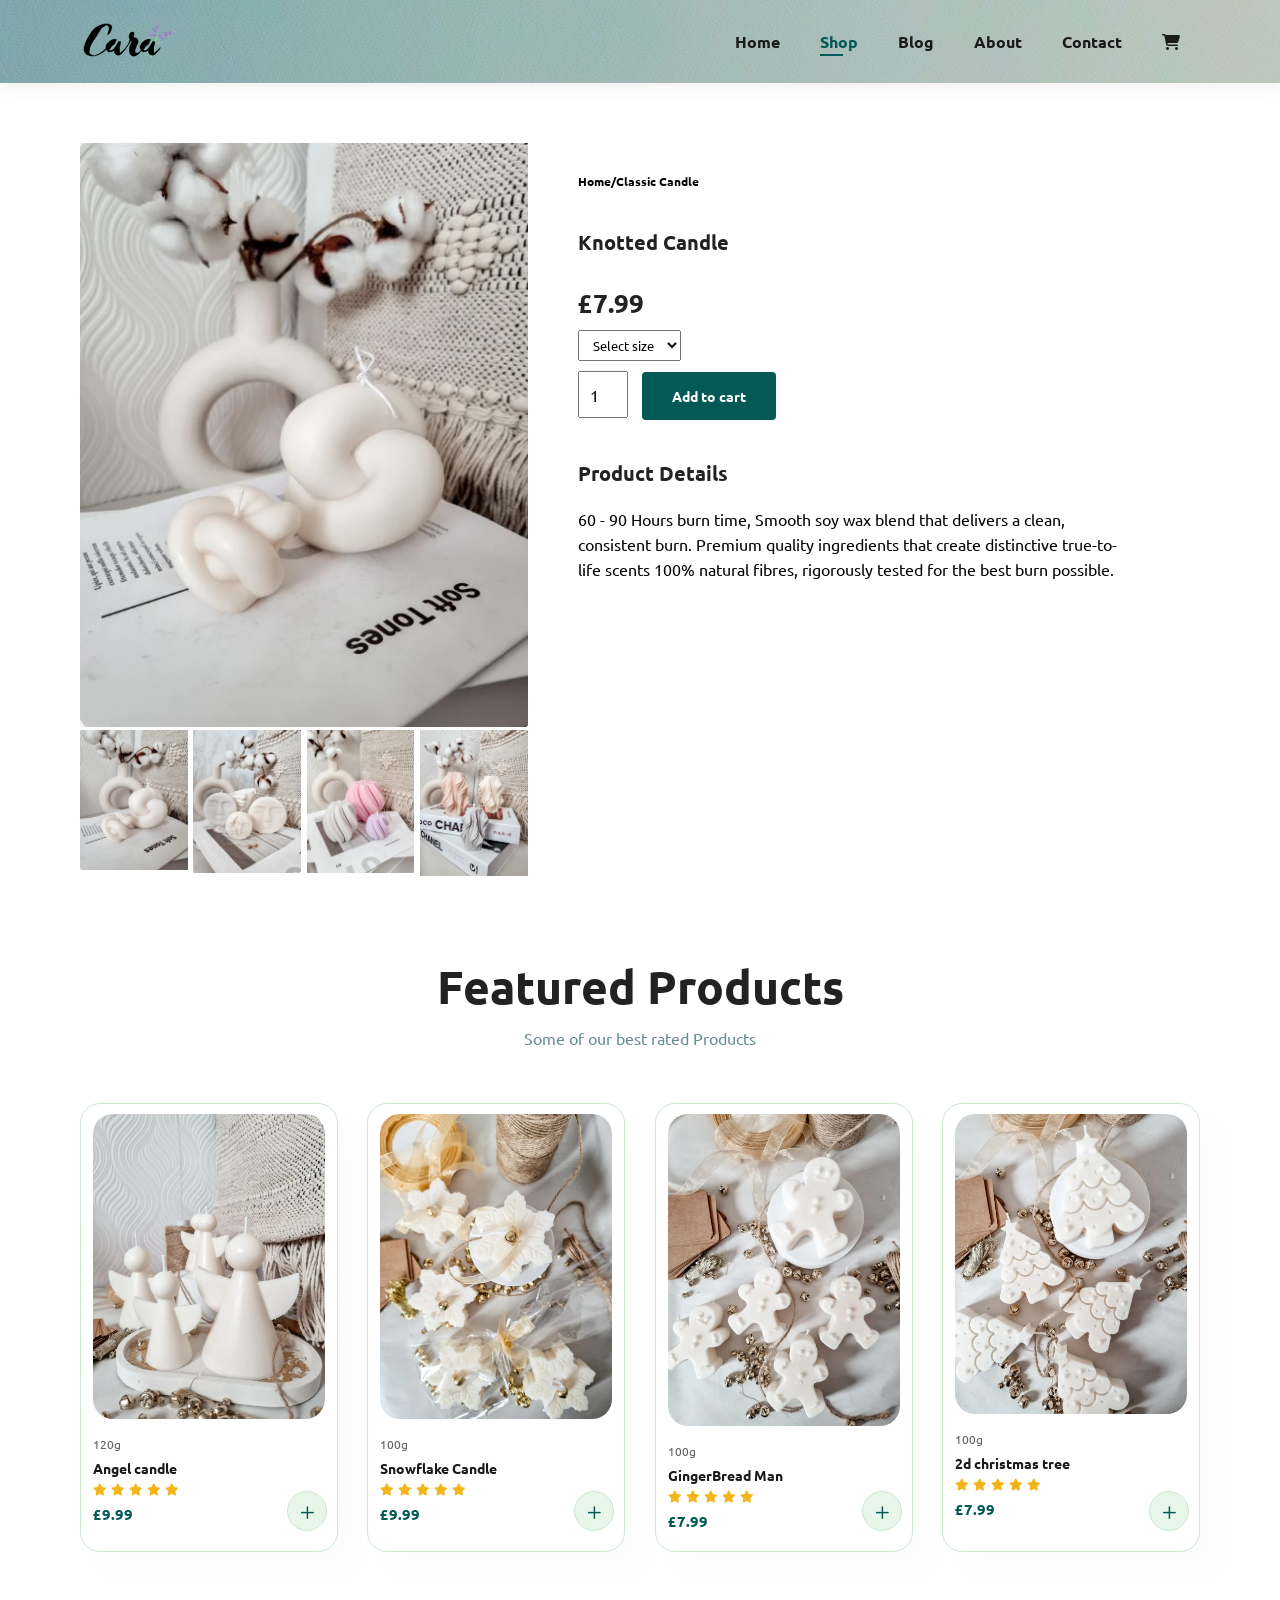
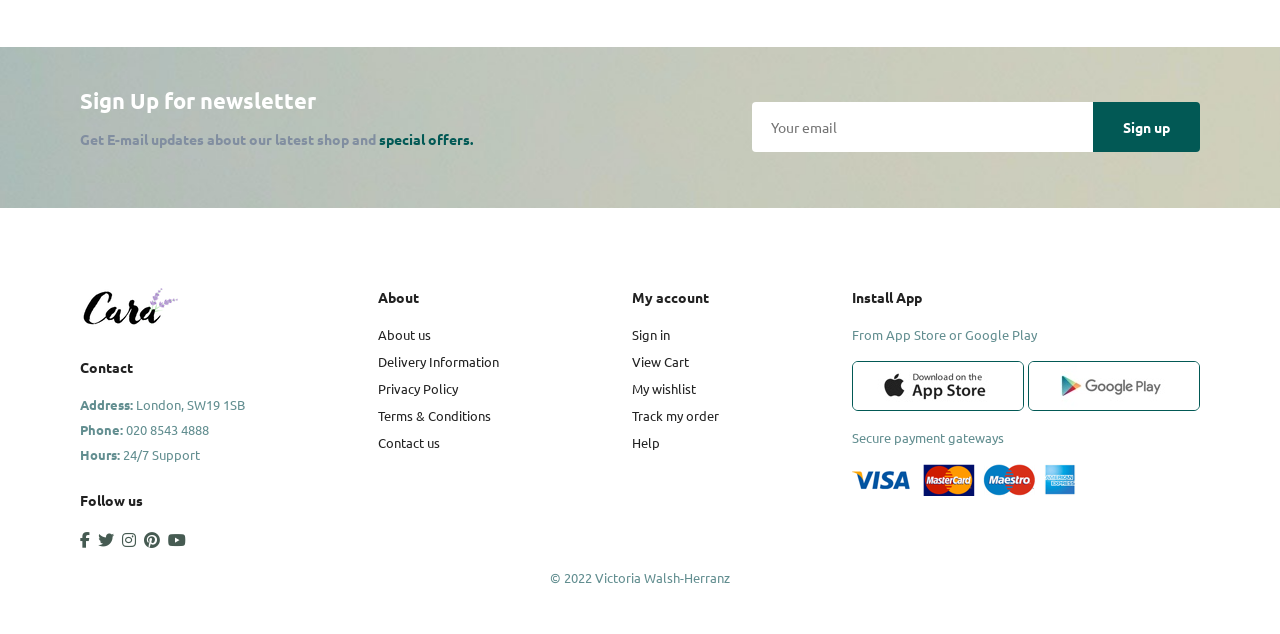
<file: sproduct.html>
<!DOCTYPE html>
<html lang="en">
<head>
    <meta charset="UTF-8">
    <meta http-equiv="X-UA-Compatible" content="IE=edge">
    <meta name="viewport" content="width=device-width, initial-scale=1.0">
    <title>Ecommerce-store</title>
    <link rel="preconnect" href="https://fonts.googleapis.com">
    <link rel="preconnect" href="https://fonts.gstatic.com" crossorigin>
    <link href="https://fonts.googleapis.com/css2?family=Ubuntu:wght@300;400;500;700&display=swap" rel="stylesheet">
    <link rel="stylesheet" href="style.css">
    <link rel="stylesheet" href="https://cdnjs.cloudflare.com/ajax/libs/font-awesome/6.2.0/css/all.min.css" integrity="sha512-xh6O/CkQoPOWDdYTDqeRdPCVd1SpvCA9XXcUnZS2FmJNp1coAFzvtCN9BmamE+4aHK8yyUHUSCcJHgXloTyT2A==" crossorigin="anonymous" referrerpolicy="no-referrer" />
</head>

<body>


<section id="header">
    <a href="#"><img src="img/logo.png" class="logo" alt=""></a>
  
<div>
    <ul id="navbar">
        <li><a href="index.html">Home</a></li>
        <li><a class="active" href="shop.html">Shop</a></li>
        <li><a href="blog.html">Blog</a></li>
        <li><a href="about.html">About</a></li>
        <li><a href="contact.html">Contact</a></li>
        <li id="lg-bag"><a href="cart.html"><i class="fa-solid fa-cart-shopping"></i></a></li>
        <a href="#" id="close"> <i class="fa-solid fa-square-xmark"></i> </a>
    </ul>
  </div>
  <div id="mobile">
    <a href="cart.html"><i class="fa-solid fa-cart-shopping"></i></a>
    <i id="bar" class="fas fa-outdent"></i>
  </div>

</section>

<section id="prodetails" class="section-p1">
    <div class="single-pro-image">
        <img src="img/products/f1.jpg" width="100%" id="MainImg" alt="">
        
        
        <div class="small-img-group">

            <div class="small-img-col">
                <img src="img/products/f1.jpg" width="100%" class="small-img" alt="">
            </div>
            <div class="small-img-col">
                <img src="img/products/f2.jpg" width="100%" class="small-img" alt="">
            </div>
            <div class="small-img-col">
                <img src="img/products/f3.jpg" width="100%" class="small-img" alt="">
            </div>
            <div class="small-img-col">
                <img src="img/products/f4.jpg" width="100%" class="small-img" alt="">
            </div>
        
        
        
        </div>
    </div>

    <div class="single-pro-details">
        <h6>Home/Classic Candle</h6>
        <h4>Knotted Candle</h4>
        <h2>£7.99</h2>
        <select>
            <option>Select size</option>
            <option>50g</option>
            <option>100g</option>
            <option>150g</option>
            <option>250g</option>
        </select>

        <input type="number" value="1">
        <button class="normal">Add to cart</button>

        <h4>Product Details</h4>
        <span>
            60 - 90 Hours burn time,
            Smooth soy wax blend that delivers a clean, consistent burn. 
            Premium quality ingredients that create distinctive true-to-life scents
            100% natural fibres, rigorously tested for the best burn possible.
        </span>
    </div>

</section>


<section id="product1" class="section-p1">
    <h2>Featured Products</h2>
    <p>Some of our best rated Products</p>
    <div class="pro-container">
      <div class="pro">
          <img src="img/products/n1.jpg" alt="">
          <div class="des">
              <span>120g</span>
              <h5>Angel candle</h5>
              <div class="star">
                  <i class="fas fa-star"></i>
                  <i class="fas fa-star"></i>
                  <i class="fas fa-star"></i>
                  <i class="fas fa-star"></i>
                  <i class="fas fa-star"></i>
              </div>
              <h4>£9.99</h4>
          </div>
          <a href="#"><i class="fa-solid fa-plus cart"></i></a>
      </div>
      <div class="pro">
          <img src="img/products/n2.jpg" alt="">
          <div class="des">
              <span>100g</span>
              <h5>Snowflake Candle</h5>
              <div class="star">
                  <i class="fas fa-star"></i>
                  <i class="fas fa-star"></i>
                  <i class="fas fa-star"></i>
                  <i class="fas fa-star"></i>
                  <i class="fas fa-star"></i>
              </div>
              <h4>£9.99</h4>
          </div>
          <a href="#"><i class="fa-solid fa-plus cart"></i></a>
      </div>
      <div class="pro">
          <img src="img/products/n3.jpg" alt="">
          <div class="des">
              <span>100g</span>
              <h5>GingerBread Man</h5>
              <div class="star">
                  <i class="fas fa-star"></i>
                  <i class="fas fa-star"></i>
                  <i class="fas fa-star"></i>
                  <i class="fas fa-star"></i>
                  <i class="fas fa-star"></i>
              </div>
              <h4>£7.99</h4>
          </div>
          <a href="#"><i class="fa-solid fa-plus cart"></i></a>
      </div>
      <div class="pro">
          <img src="img/products/n4.jpg" alt="">
          <div class="des">
              <span>100g</span>
              <h5>2d christmas tree</h5>
              <div class="star">
                  <i class="fas fa-star"></i>
                  <i class="fas fa-star"></i>
                  <i class="fas fa-star"></i>
                  <i class="fas fa-star"></i>
                  <i class="fas fa-star"></i>
              </div>
              <h4>£7.99</h4>
          </div>
          <a href="#"><i class="fa-solid fa-plus cart"></i></a>
      </div>
  
    </div>
  </section>

<section id="newsletter" class="section-p1 section-m1">
    <div class="newstext">
        <h4>Sign Up for newsletter</h4>
        <p>Get E-mail updates about our latest shop and <span>special offers.</span></p>
    </div>
    <div class="form">
        <input type="text" placeholder="Your email">
        <button class="normal">Sign up</button>
    </div>
</section>

<footer class="section-p1">
    <div class="col">
        <img class="logo" src="img/logo.png" alt="">
        <h4>Contact</h4>
        <p><strong>Address:</strong> London, SW19 1SB </p>
        <p><strong>Phone:</strong> 020 8543 4888</p>
        <p><strong>Hours:</strong> 24/7 Support</p>
        <div class="follow">
            <h4>Follow us</h4>
            <div class="icon">
                <i class="fa-brands fa-facebook-f"></i>
                <i class="fa-brands fa-twitter"></i>
                <i class="fa-brands fa-instagram"></i>
                <i class="fa-brands fa-pinterest"></i>
                <i class="fa-brands fa-youtube"></i>
            </div>
        </div>
    </div>
    <div class="col">
        <h4>About</h4>
        <a href="#">About us</a>
        <a href="#">Delivery Information</a>
        <a href="#">Privacy Policy</a>
        <a href="#">Terms & Conditions</a>
        <a href="#">Contact us</a>
    
    </div>
    <div class="col">
        <h4>My account</h4>
        <a href="#">Sign in</a>
        <a href="#">View Cart</a>
        <a href="#">My wishlist</a>
        <a href="#">Track my order</a>
        <a href="#">Help</a>
    </div>
    <div class="col install">
        <h4>Install App</h4>
        <p>From App Store or Google Play</p>
        <div class="row">
            <img src="img/pay/app.jpg" alt="">
            <img src="img/pay/play.jpg" alt="">
        </div>
        <p>Secure payment gateways</p>
        <img src="img/pay/pay.png" alt="">
    </div>

 <div class="copyright">
    <p> © 2022 Victoria Walsh-Herranz</p>
 </div>
</footer>

<script>
    var MainImg = document.getElementById("MainImg");
    var smallimg =document.getElementsByClassName("small-img");


    smallimg[0].onclick = function(){
        MainImg.src = smallimg[0].src;
    }
    smallimg[1].onclick = function(){
        MainImg.src = smallimg[1].src;
    }
    smallimg[2].onclick = function(){
        MainImg.src = smallimg[2].src;
    }
    smallimg[3].onclick = function(){
        MainImg.src = smallimg[3].src;
    }


</script>


<script src="script.js"></script>
</body>
</html>
</file>
<file: style.css>
*{
    margin: 0;
    padding: 0;
    box-sizing: border-box;
    font-family:'Ubuntu', sans-serif; ;
}
h1{
    font-size: 50px;
    line-height: 64px;
    color: #222;
}
h2{
    font-size: 46px;
    line-height: 54px;
    color: #222;
}
h4{
    font-size: 20px;
    color: #222;
}
h6{
    font-weight: 700;
    font-size: 12px;
}

p{
    font-size: 16px;
    color: #628E90;
    margin: 15px 0 20px 0;
}

.section-p1{
    padding: 40px 80px;
}
.section-m1{
    margin: 40px 0;
}

button.normal{
    font-size: 14px;
    font-weight: 600;
    padding: 15px 30px;
    color: #000;
    background-color: #fff;
    border-radius: 4px;
    cursor: pointer;
    border: none;
    outline: none;
    transition: 0.2s;
}
button.white{
font-size: 13px;
font-weight: 600;
padding: 11px 18px;
color: #fff;
background-color: transparent;
cursor: pointer;
border: 1px solid #fff;
outline: none;
transition: 0.2s;
}

body{
    width: 100%;
}

/*Header*/
#header{
    display: flex;
    align-items: center;
    justify-content: space-between;
    padding: 20px 80px;
    background-image: url('img/banner/b14.jpg');
    box-shadow: 0 5px 15px rgba(0, 0, 0, 0.06);
    z-index: 999;
    position: sticky;
    top: 0;
    left: 0;
}

#navbar{
    display: flex;
    align-items: center;
    justify-content: center;
}

#navbar li{
    list-style: none;
    padding: 0 20px;
    position: relative ;
}
#navbar li a{
    text-decoration: none;
    font-size: 16px;
    font-weight:600;
    color: #1a1a1a;
    transition: 0.3s ease;
}

#navbar li a:hover,
#navbar li a.active{
    color:#025955 ;
  
}
#navbar li a.active::after,
#navbar li a:hover::after{
    content: "";
    width: 30%;
    height: 2px;
    background-color: #025955;
    position: absolute;
    bottom: -4px;
    left: 20px;
}

#mobile{
    display: none;
    align-items: center;
}
#close{
    display: none;
}



/* Home Section*/
#hero{
    background-image: url("img/hero2.jpg") ;
    height: 90vh;
    width: 100%;
    background-size: cover;
    background-position:top 25% right 0 ;
    padding: 0 80px;
    display: flex;
    flex-direction: column;
    align-items: flex-start;
    justify-content: center;
}
#hero h4{
    padding-bottom: 15px;
}
#hero h1{
  color: #628E90;
}
#hero button{
    background-image: url("img/button.png");
    background-color: transparent;
    color: #000;
    border: 0;
    padding: 14px 80px 14px 65px;
    background-repeat: no-repeat;
    cursor: pointer;
    font-weight: 700;
    font-size: 15px;

}
#feature{
    display: flex;
    align-items: center;
    justify-content: space-between;
    flex-wrap: wrap;
}
#feature .fe-box{
    width: 180px;
    text-align: center;
    padding: 25px 15px;
    box-shadow: 20px 20px 34px rgba(0, 0, 0, 0.03);
    border: 1px solid #cce7d0;
    border-radius: 4px;
    margin: 15px 0;
}
#feature .fe-box:hover{
    box-shadow: 10px 10px 54px rgba(70, 62, 221, 0.1) ;
}
#feature .fe-box img{
 width: 100%;
 margin-bottom:10px;
}

#feature .fe-box h6{
    display: inline-block;
    padding: 9px 8px 6px 8px;
    line-height: 1;
    border-radius: 4px;
    color: #025955;
    background-color: #fddde4;
}
#feature .fe-box:nth-child(2) h6{
    background-color: #cdebbc;
}
#feature .fe-box:nth-child(3) h6{
    background-color: #d1e8f2;
}
#feature .fe-box:nth-child(4) h6{
    background-color: #cdd4f8;
}
#feature .fe-box:nth-child(5) h6{
    background-color: #f6dbf6;
}
#feature .fe-box:nth-child(6) h6{
    background-color: #fff2e5;
}
#product1{
    text-align: center;
}
#product1 .pro-container{
    display: flex;
    justify-content: space-between;
    padding-top: 20px;
    flex-wrap: wrap;

}
#product1 .pro{
    width: 23%;
    min-width: 250px;
    padding: 10px 12px;
    border: 1px solid #cce7d0;
    border-radius:20px;
    cursor: pointer;
    box-shadow: 20px 20px 30px rgba(0, 0, 0, 0.02);
    margin: 15px 0;
    transition: 0.2s ease;
    position: relative;
}

#product1 .pro:hover{
    box-shadow: 20px 20px 30px rgba(0, 0, 0, 0.06);
}
#product1 .pro img{
    width: 100%;
    border-radius:20px ;
}
#product1 .pro .des{
    text-align: start;
    padding: 10px 0;
}
#product1 .pro .des span{
    color: #606063;
    font-size: 12px;  
}
#product1 .pro .des h5{
    padding-top: 7px;
    color: #1a1a1a;
    font-size: 14px;
}
#product1 .pro .des i{
    font-size: 12px;
    color: rgb(243, 181, 25);
}
#product1 .pro .des h4{
    padding-top: 7px;
    font-size: 15px;
    font-weight: 700;
    color: #025955;
}
#product1 .pro .cart{
    width: 40px;
    height: 40px;
    line-height: 40px;
    border-radius: 50px;
    background-color:#e8f6ea ;
    font-weight: 500;
    color: #025955;
    border: 1px solid #cce7d0;
    position: absolute;
    bottom: 20px;
    right: 10px;
}

#banner{
    display: flex;
    flex-direction: column;
    justify-content: center;
    align-items: center;
    text-align: center;
    background-image: url("img/banner/b2.jpg");
    width: 100%;
    height: 40vh;
    background-size: cover;
    background-position: center;
}

#banner h4{
    color: #fff;
    font-size: 16px;
}
#banner h2{
    color: #fff;
    font-size: 30px;
    padding: 10px 0;
}
#banner h2 span{
    color: #ef3636;
}

#banner button:hover{
    background: #025955;
    color: #fff;
}
#sm-banner{
    display: flex;
    justify-content: space-between;
    flex-wrap: wrap;
}

#sm-banner .banner-box{
    display: flex;
    flex-direction: column;
    justify-content: center;
    align-items: flex-start;
    background-image: url("img/banner/b17.jpg");
    min-width: 580px;
    height: 50vh;
    background-size: cover;
    background-position: center;
    padding: 30px;
}
#sm-banner .banner-box2{
    background-image: url("img/banner/b10.jpg");
}
#sm-banner h4{
    color: #fff;
    font-size: 20px;
    font-weight: 300;
}
#sm-banner h2{
    color: #fff;
    font-size: 28px;
    font-weight: 800;
}
#sm-banner span{
    color: #fff;
    font-size: 14px;
    font-weight: 500;
    padding-bottom:15px ;
}
#sm-banner .banner-box:hover button{
    background-color: #025955;
    border: 1px solid #025955;
}
#banner3{
    display: flex;
    justify-content: space-between;
    flex-wrap: wrap;
    padding: 0 80px;
}

#banner3 .banner-box{
    display: flex;
    flex-direction: column;
    justify-content: center;
    align-items: flex-start;
    background-image: url("img/banner/b7.jpg");
    min-width: 30%;
    height: 30vh;
    background-size: cover;
    background-position: center;
    padding: 20px;
    margin-bottom: 20px;
}

#banner3 .banner-box2{
    background-image: url("img/banner/b4.jpg");
}
#banner3 .banner-box3{
    background-image: url("img/banner/b18.jpg");
}

#banner3 h2{
    color: #fff;
    font-weight: 900;
    font-size: 22px;
}
#banner3 h3{
    color: #ec544e;
    font-weight: 800;
    font-size: 15px;
}
#newsletter{
    display: flex;
    justify-content: space-between;
    flex-wrap: wrap;
    align-items: center;
    background-image: url("img/banner/b14.jpg");
    background-repeat: no-repeat;
    background-position: 20% 30%;
    background-color: #041e42 ;
}
#newsletter h4{
    font-size: 22px;
    font-weight: 700;
    color: #fff;
}
#newsletter p{
    font-size: 14px;
    font-weight: 600;
    color: #818ea0;
}
#newsletter p span{
    color: #025955;
}

#newsletter .form{
    display: flex;
    width: 40%;

}


#newsletter input{
    height: 3.125rem;
    padding: 0 1.25em;
    font-size: 14px;
    width: 100%;
    border: 1px solid transparent;
    border-radius: 4px;
    outline: none;
    border-top-right-radius:0 ;
    border-bottom-right-radius: 0;
}

#newsletter button{
    background-color: #025955;
    color: #fff;
    white-space: nowrap;
    border-top-left-radius:0 ;
    border-bottom-left-radius: 0;
}

footer{
    display: flex;
    flex-wrap: wrap;
    justify-content: space-between;
}
footer .col{
    display: flex;
    flex-direction: column;
    align-items: flex-start;
    margin-bottom: 20px;
}

footer .logo{
    margin-bottom: 30px;
}
footer h4{
    font-size: 14px;
    padding-bottom: 20px;
}
footer p{
    font-size: 13px;
    margin: 0 0 8px 0;
}

footer a{
    font-size: 13px;
    text-decoration: none;
    color: #222;
    margin-bottom: 10px;
}
footer .follow{
    margin-top: 20px;   
}
footer .follow i{
    color: #465b52;
    padding-right: 4px;
    cursor: pointer;
}

footer .install .row img{
    border: 1px solid #025955;
    border-radius: 6px;
}
footer .install img{
    margin:10px 0 15px 0;
}

footer .follow i:hover,
footer a:hover{
    color: #025955;
}

footer .copyright{
    width: 100%;
    text-align: center;
}


/*Shop Page*/

#page-header{
    background-image: url('img/banner/b1.jpg') ;
    width: 100%;
    height: 40vh;
    background-position: 90%;
    background-size:cover;
    display: flex;
    justify-content: center;
    text-align: center;
    flex-direction: column;
    padding: 14px;
}

#page-header h2,
#page-header h5{
    color: #fff;
}

#pagination{
    text-align: center;

}
#pagination a{
    text-decoration: none;
    background-color: #025955;
    padding: 15px 20px;
    border-radius: 4px;
    color: #fff;
    font-weight: 600;

}

#pagination a i{
    font-size: 16px;
    font-weight: 600 ;
}

/*Single Product*/

#prodetails{
    display: flex;
    margin-top: 20px;
}

#prodetails .single-pro-image{
    width: 40%;
    margin-right: 50px;
}

.small-img-group{
    display: flex;
    justify-content: space-between;
}
.small-img-col{
    flex-basis: 24%;
    cursor:pointer;
}

#prodetails .single-pro-details{
    width: 50%;
    padding-top: 30px;
}
#prodetails .single-pro-details h4{
    padding: 40px 0 20px 0; 
}

#prodetails .single-pro-details h2{
    font-size: 26px;
}
#prodetails .single-pro-details select{
    display: block;
    padding: 5px 10px;
    margin-bottom: 10px;
}

#prodetails .single-pro-details input{
    width: 50px;
    height: 47px;
    padding-left: 10px;
    font-size: 16px;
    margin-right: 10px;
}

#prodetails .single-pro-details input:focus{
    outline: none;
}



#prodetails .single-pro-details button{
    background-color: #025955;
    color: #fff;
}
#prodetails .single-pro-details span{
    line-height: 25px;
}

/* Blog Page */


#page-header.blog-header{
    background-image: url('img/banner/b19.jpg');
    background-position: 20%;
}

#blog{
    padding: 150px 150px 0 150px;
}

#blog .blog-box{
    display: flex;
    align-items: center;
    width: 100%;
    position: relative;
    padding-bottom: 90px;
}

#blog .blog-img{
    width: 50%;
    margin-right: 40px;
}
#blog img{
    width: 100%;
    height: 300px;
    object-fit: cover;
}

#blog .blog-details{
    width: 50%;
}


#blog .blog-details a{
    text-decoration: none;
    font-size: 15px;
    color: #000;
    font-weight: 600;
    position: relative;
    transition: 0.3s;
}

#blog .blog-details a::after{
    content: " ";
    width: 50px;
    height: 1px;
    background-color: #000;
    position: absolute;
    top: 4px;
    right: -60px;
}
#blog .blog-details a:hover{
    color: #025955;
}
#blog .blog-details a:hover::after{
   background-color: #025955 ;
}
#blog .blog-box h1{
    position: absolute;
    top: -40px;
    left: 0;
    font-size: 70px;
    font-weight: 700;
    color: #c9cbce ;
}

#page-header.about-header{
  background-image: url('img/about/banner.jpg');
}
#page-header.about-header p{
   color: #fff;
  }
#about-head{
    display: flex;
    align-items: center;
}
#about-head img{
    width: 50%;
    height: auto;
}

#about-head div{
    padding-left: 40px;
}

#about-app{
    text-align: center;
}

#about-app .video{
    width: 70%;
    height: 100%;
    margin: 30px auto 0 auto;
}

#about-app .video video{
    width: 100%;
    height: 100%;
    border-radius: 20px;
}

#page-header.contact-header{
    background-image: url('img/about/banner2.jpg');
    background-position: center;
  }
  
#page-header.contact-header h2,
#page-header.contact-header p{
   color: #fff;
  }


#contact-details{
    display: flex;
    align-items: center;
    justify-content: space-between;
}

#contact-details .details{
    width: 40%;
}
#contact-details .details span,
#form-details form span{
    font-size: 12px;
}
#contact-details .details h2,
#form-details form h2{
    font-size: 26px;
    line-height: 35px;
    padding: 20px 0;
}

#contact-details .details h3{
    font-size: 16px;
    padding-bottom: 15px;
}
#contact-details .details li{
  list-style: none;
  display: flex;
  padding: 10px 0;
}
#contact-details .details li i{
    font-size: 14px;
    padding-right: 22px ;
}

#contact-details .details li p{
    margin: 0;
    font-size: 14px;
}

#contact-details .map{
    width: 55%;
    height: 400px;
}
#contact-details .map iframe{
    width: 100%;
    height: 100%;
}

#form-details form{
    width: 65%;
    display: flex;
    flex-direction: column;
    align-items: flex-start;
    padding-left: 80px;
}

#form-details form input,
#form-details form textarea{
    width: 100%;
    padding: 12px 15px;
    outline: none;
    margin-bottom: 20px;
    border:1px solid #e1e1e1 ;
} 
#form-details form button{
    background-color: #025955;
    color: #fff;
}
#page-header.cart-header{
    background-image: url('img/about/banner4.jpg');
    background-position: center;
  }

#cart{
    overflow-x: auto ;
}
#cart table{
    width: 100%;
    border-collapse:collapse;
    table-layout: fixed;
    white-space: nowrap;
}
#cart table img{
    width: 70px;
}

#cart table td:nth-child(1){
    width: 100px;
    text-align: center;
}
#cart table td:nth-child(2){
    width: 150px;
    text-align: center;
}
#cart table td:nth-child(3){
    width: 250px;
    text-align: center;
}
#cart table td:nth-child(4),
#cart table td:nth-child(5),
#cart table td:nth-child(6){
    width: 150px;
    text-align: center;
}
#cart table td:nth-child(5) input{
    width: 70px;
    padding: 10px 5px 10px 15px;
}

#cart table thead{
    border: 1px solid #e2e9e1;
    border-left: none;
    border-right: none;
}
#cart table thead td{
    font-weight: 700 ;
    text-transform: uppercase;
    font-size: 13px 0;
    padding: 18px 0;
}

#cart table tbody tr td{
    padding-top: 15px;

}
#cart table tbody td{
    font-size: 13px;
}

#cart-add{
    display: flex;
    flex-wrap: wrap;
    justify-content: space-between;
}

#coupon{
    width: 50%;
    margin-bottom: 30px;
}

#coupon h3,
#subtotal h3{
    padding-bottom: 15px;
}
#coupon input{
    padding: 10px 20px;
    outline: none;
    width: 60%;
    margin-right: 10px;
    border: 1px solid #e2e9e1;
}

#coupon button,
#subtotal button{
    background-color: #025955;
    color:#fff;
    padding: 12px 20px;
}

#subtotal{
    width: 50%;
    margin-bottom: 30px;
    border: 1px solid #e2e9e1;
    padding: 30px;
}

#subtotal table{
    border-collapse: collapse;
    width: 100%;
    margin-bottom: 20px;
}

#subtotal table td{
    width: 50%;
    border: 1px solid #e2e9e1;
    padding: 10px;
    font-size: 13px ;
}











@media (max-width:799px) {
    .section-p1{
        padding: 40px 40px;
    }
    #navbar{
        display: flex;
        flex-direction: column;
        align-items: flex-start;
        justify-content: flex-start;
        position: fixed;
        top: 0;
        right: -300px;
        height: 100vh;
        width: 300px;
        background-image: url('img/banner/b14.jpg');
        box-shadow: 0 40px 60px rgba(0, 0, 0, 0.1);
        padding: 80px 0 0 10px;
        transition: 0.3s;
    }

    #navbar.active{
        right:0px;
    }



    #navbar li{
        margin-bottom: 25px;
    }

    #mobile{
        display:flex;
    }
    #mobile i{
        color: #1a1a1a;
        font-size: 24px;
        padding-left: 20px;
    }
    #close{
        display: initial;
        position: absolute;
        top: 30px;
        left: 30px;
        color: #222;
        font-size: 24px;
    }
    #lg-bag{
        display: none;
    }
    #hero{
        height: 70vh;
        padding: 0 80px;
        background-position: top 30% right 30%;
    }

    #feature{
        justify-content: center;
    }
    #feature .fe-box{
        margin: 15px 15px;
    }

    #product1 .pro-container{
        justify-content: center;
    }
    #product1 .pro{
        margin: 15px;
    }
    
    #banner{
        height: 20vh;
    }

    #sm-banner .banner-box{
        min-width: 100%;
        height: 30vh;
    }

    #banner3{
        padding: 0 40px;
    }
    #banner3 .banner-box{
        width: 28%;
    }

    #newsletter .form{
        width: 70%;
    }

    #form-details{
        padding: 40px;
    }



}

@media (max-width:477px) {
    .section-p1{
        padding: 20px;
    }
    #header{
        padding: 10px 30px;
    }
    h1{
        font-size: 38px;
    }
    h2{
        font-size: 32px;
    }
    #hero{
        padding: 0 20px;
        background-position: 55%;
    }
    #feature{
        justify-content: space-between;
    }
    #feature .fe-box{
        width: 155px;
        margin:0 0 15px 0;
    }
    #product1 .pro{
        width: 100%;
    }
    #banner{
        height:40vh;
    }
    #sm-banner .banner-box{
        height: 40vh;
    }
    #sm-banner .banner-box2{
        margin-top: 20px;
    }
    #banner3 {
        padding:0 20px;
    }
    #banner3 .banner-box{
        width:100%;
    }

    #newsletter{
        padding: 40px 20px;
    }

    #newsletter .form{
        width: 100%;
    }

    footer .copyright{
        text-align: start;
    }


    #prodetails{
        display: flex;
        flex-direction: column;
    }

    #prodetails .single-pro-image{
        width: 100%;
        margin-right: 0px;
    }

    #prodetails .single-pro-details{
        width: 100% ;
    }


    #blog{
        padding: 100px 20px 0 20px;
    }

    #blog.blog-box{
        display: flex;
        flex-direction: column;
        align-items: flex-start;
    }

    #blog .blog-img{
        width: 100%;
        margin-right: 0px;
        margin-bottom: 30px;
    }

    #blog .blog-details{
        width: 100%;
    }


    #about-head{
        flex-direction: column;
    }

    #about-head img{
        width: 100%;
    }

    #form-details form{
        width: 100%;
        padding-left: 20px;
    }

    #cart-add{
        flex-direction: column;
    }
    #coupon{
        width:100%;
    }
    #subtotal{
        width: 100%;
        padding: 20px;
    }

}
</file>
